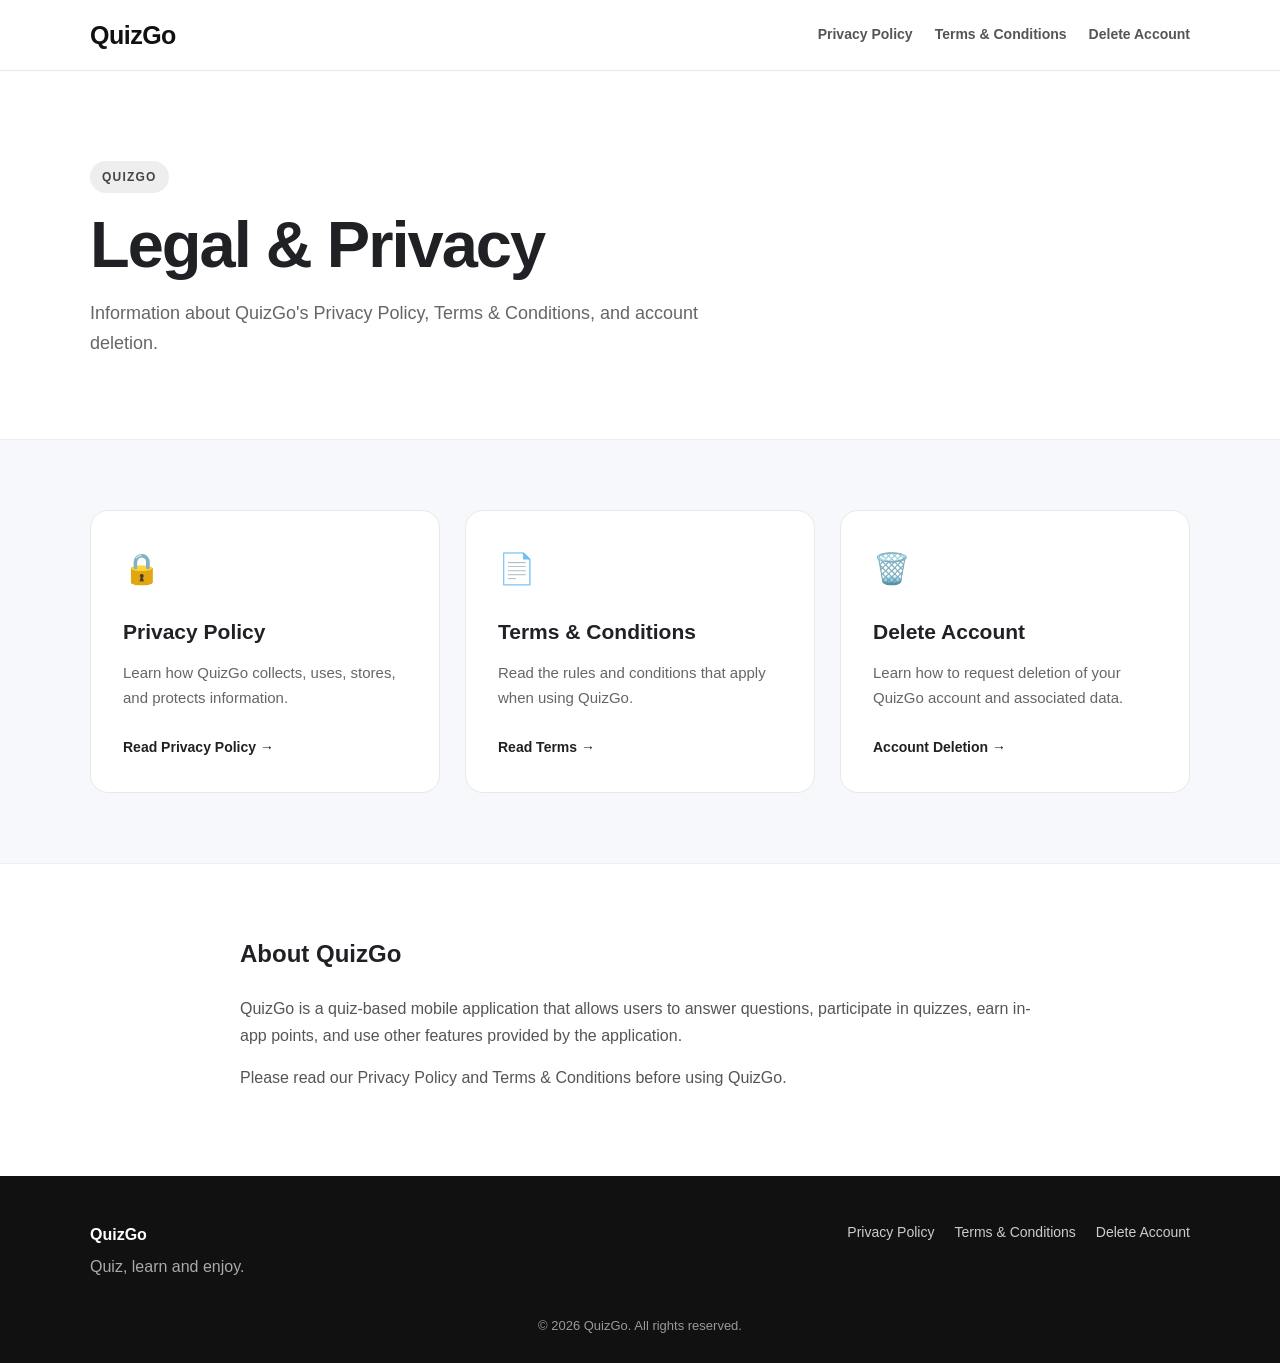
<file: index.html>
<!DOCTYPE html>
<html lang="en">
<head>
    <meta charset="UTF-8">
    <meta name="viewport" content="width=device-width, initial-scale=1.0">

    <title>QuizGo - Legal</title>

    <meta name="description"
          content="QuizGo Privacy Policy, Terms and Conditions, and Account Deletion information.">

    <link rel="stylesheet" href="style.css">
</head>

<body>

<header class="site-header">
    <div class="container header-inner">
        <a href="index.html" class="logo">QuizGo</a>

        <nav>
            <a href="privacy-policy.html">Privacy Policy</a>
            <a href="terms-and-conditions.html">Terms & Conditions</a>
            <a href="delete-account.html">Delete Account</a>
        </nav>
    </div>
</header>


<main>

<section class="hero">
    <div class="container">

        <div class="badge">QUIZGO</div>

        <h1>Legal & Privacy</h1>

        <p>
            Information about QuizGo's Privacy Policy,
            Terms & Conditions, and account deletion.
        </p>

    </div>
</section>


<section class="cards-section">

    <div class="container">

        <div class="cards">

            <a href="privacy-policy.html" class="card">

                <div class="card-icon">
                    🔒
                </div>

                <h2>Privacy Policy</h2>

                <p>
                    Learn how QuizGo collects, uses, stores,
                    and protects information.
                </p>

                <span class="card-link">
                    Read Privacy Policy →
                </span>

            </a>


            <a href="terms-and-conditions.html" class="card">

                <div class="card-icon">
                    📄
                </div>

                <h2>Terms & Conditions</h2>

                <p>
                    Read the rules and conditions that apply
                    when using QuizGo.
                </p>

                <span class="card-link">
                    Read Terms →
                </span>

            </a>


            <a href="delete-account.html" class="card">

                <div class="card-icon">
                    🗑️
                </div>

                <h2>Delete Account</h2>

                <p>
                    Learn how to request deletion of your
                    QuizGo account and associated data.
                </p>

                <span class="card-link">
                    Account Deletion →
                </span>

            </a>

        </div>

    </div>
</section>


<section class="about">

    <div class="container narrow">

        <h2>About QuizGo</h2>

        <p>
            QuizGo is a quiz-based mobile application that
            allows users to answer questions, participate in
            quizzes, earn in-app points, and use other features
            provided by the application.
        </p>

        <p>
            Please read our Privacy Policy and Terms &
            Conditions before using QuizGo.
        </p>

    </div>

</section>

</main>


<footer>

    <div class="container footer-inner">

        <div>
            <strong>QuizGo</strong>
            <p>Quiz, learn and enjoy.</p>
        </div>

        <div class="footer-links">

            <a href="privacy-policy.html">
                Privacy Policy
            </a>

            <a href="terms-and-conditions.html">
                Terms & Conditions
            </a>

            <a href="delete-account.html">
                Delete Account
            </a>

        </div>

    </div>

    <div class="copyright">
        © 2026 QuizGo. All rights reserved.
    </div>

</footer>

</body>
</html>
</file>
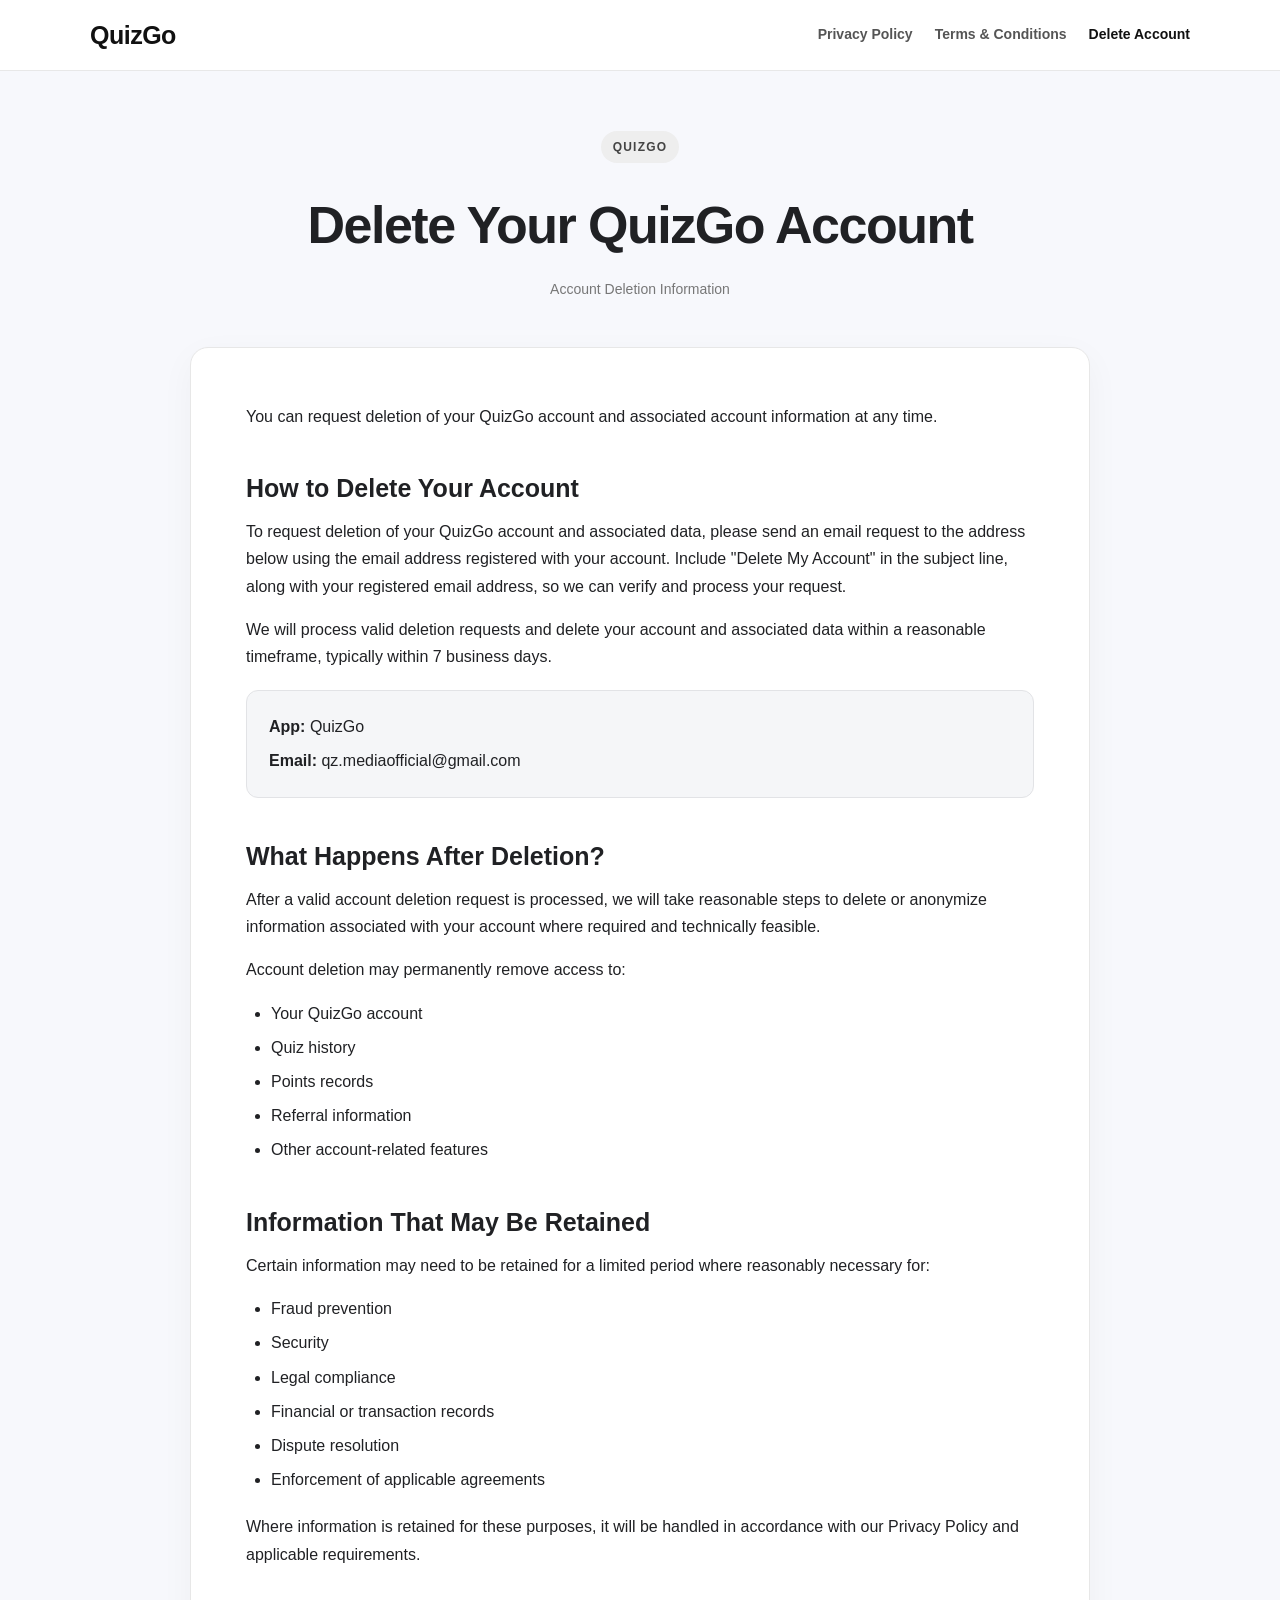
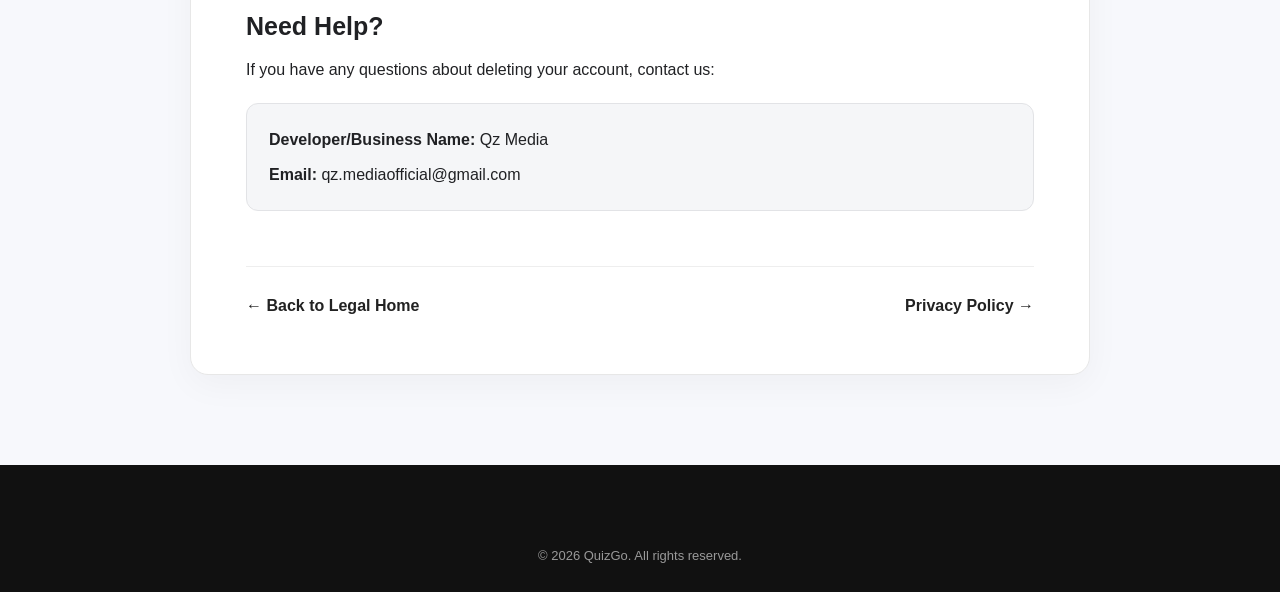
<file: delete-account.html>
<!DOCTYPE html>
<html lang="en">
<head>

    <meta charset="UTF-8">

    <meta name="viewport"
          content="width=device-width, initial-scale=1.0">

    <title>Delete Account - QuizGo</title>

    <meta name="description"
          content="QuizGo Account Deletion">

    <link rel="stylesheet" href="style.css">

</head>


<body>

<header class="site-header">

    <div class="container header-inner">

        <a href="index.html" class="logo">
            QuizGo
        </a>

        <nav>

            <a href="privacy-policy.html">
                Privacy Policy
            </a>

            <a href="terms-and-conditions.html">
                Terms & Conditions
            </a>

            <a href="delete-account.html" class="active">
                Delete Account
            </a>

        </nav>

    </div>

</header>


<main class="legal-page">

<div class="container legal-container">

    <div class="legal-header">

        <span class="badge">
            QUIZGO
        </span>

        <h1>Delete Your QuizGo Account</h1>

        <p class="updated">
            Account Deletion Information
        </p>

    </div>


    <div class="legal-content">


        <p>
            You can request deletion of your QuizGo account
            and associated account information at any time.
        </p>


        <h2>How to Delete Your Account</h2>

        <p>
            To request deletion of your QuizGo account and
            associated data, please send an email request to
            the address below using the email address
            registered with your account. Include "Delete My
            Account" in the subject line, along with your
            registered email address, so we can verify and
            process your request.
        </p>

        <p>
            We will process valid deletion requests and delete
            your account and associated data within a
            reasonable timeframe, typically within 7 business
            days.
        </p>


        <div class="contact-box">

            <p>
                <strong>App:</strong> QuizGo
            </p>

            <p>
                <strong>Email:</strong>
                qz.mediaofficial@gmail.com
            </p>

        </div>


        <h2>What Happens After Deletion?</h2>

        <p>
            After a valid account deletion request is processed,
            we will take reasonable steps to delete or anonymize
            information associated with your account where
            required and technically feasible.
        </p>

        <p>
            Account deletion may permanently remove access to:
        </p>

        <ul>
            <li>Your QuizGo account</li>
            <li>Quiz history</li>
            <li>Points records</li>
            <li>Referral information</li>
            <li>Other account-related features</li>
        </ul>


        <h2>Information That May Be Retained</h2>

        <p>
            Certain information may need to be retained for
            a limited period where reasonably necessary for:
        </p>

        <ul>
            <li>Fraud prevention</li>
            <li>Security</li>
            <li>Legal compliance</li>
            <li>Financial or transaction records</li>
            <li>Dispute resolution</li>
            <li>Enforcement of applicable agreements</li>
        </ul>

        <p>
            Where information is retained for these purposes,
            it will be handled in accordance with our
            Privacy Policy and applicable requirements.
        </p>


        <h2>Need Help?</h2>

        <p>
            If you have any questions about deleting your
            account, contact us:
        </p>

        <div class="contact-box">

            <p>
                <strong>Developer/Business Name:</strong>
                Qz Media
            </p>

            <p>
                <strong>Email:</strong>
                qz.mediaofficial@gmail.com
            </p>

        </div>


        <div class="page-navigation">

            <a href="index.html">
                ← Back to Legal Home
            </a>

            <a href="privacy-policy.html">
                Privacy Policy →
            </a>

        </div>

    </div>

</div>

</main>


<footer>

    <div class="copyright">
        © 2026 QuizGo. All rights reserved.
    </div>

</footer>

</body>
</html>
</file>
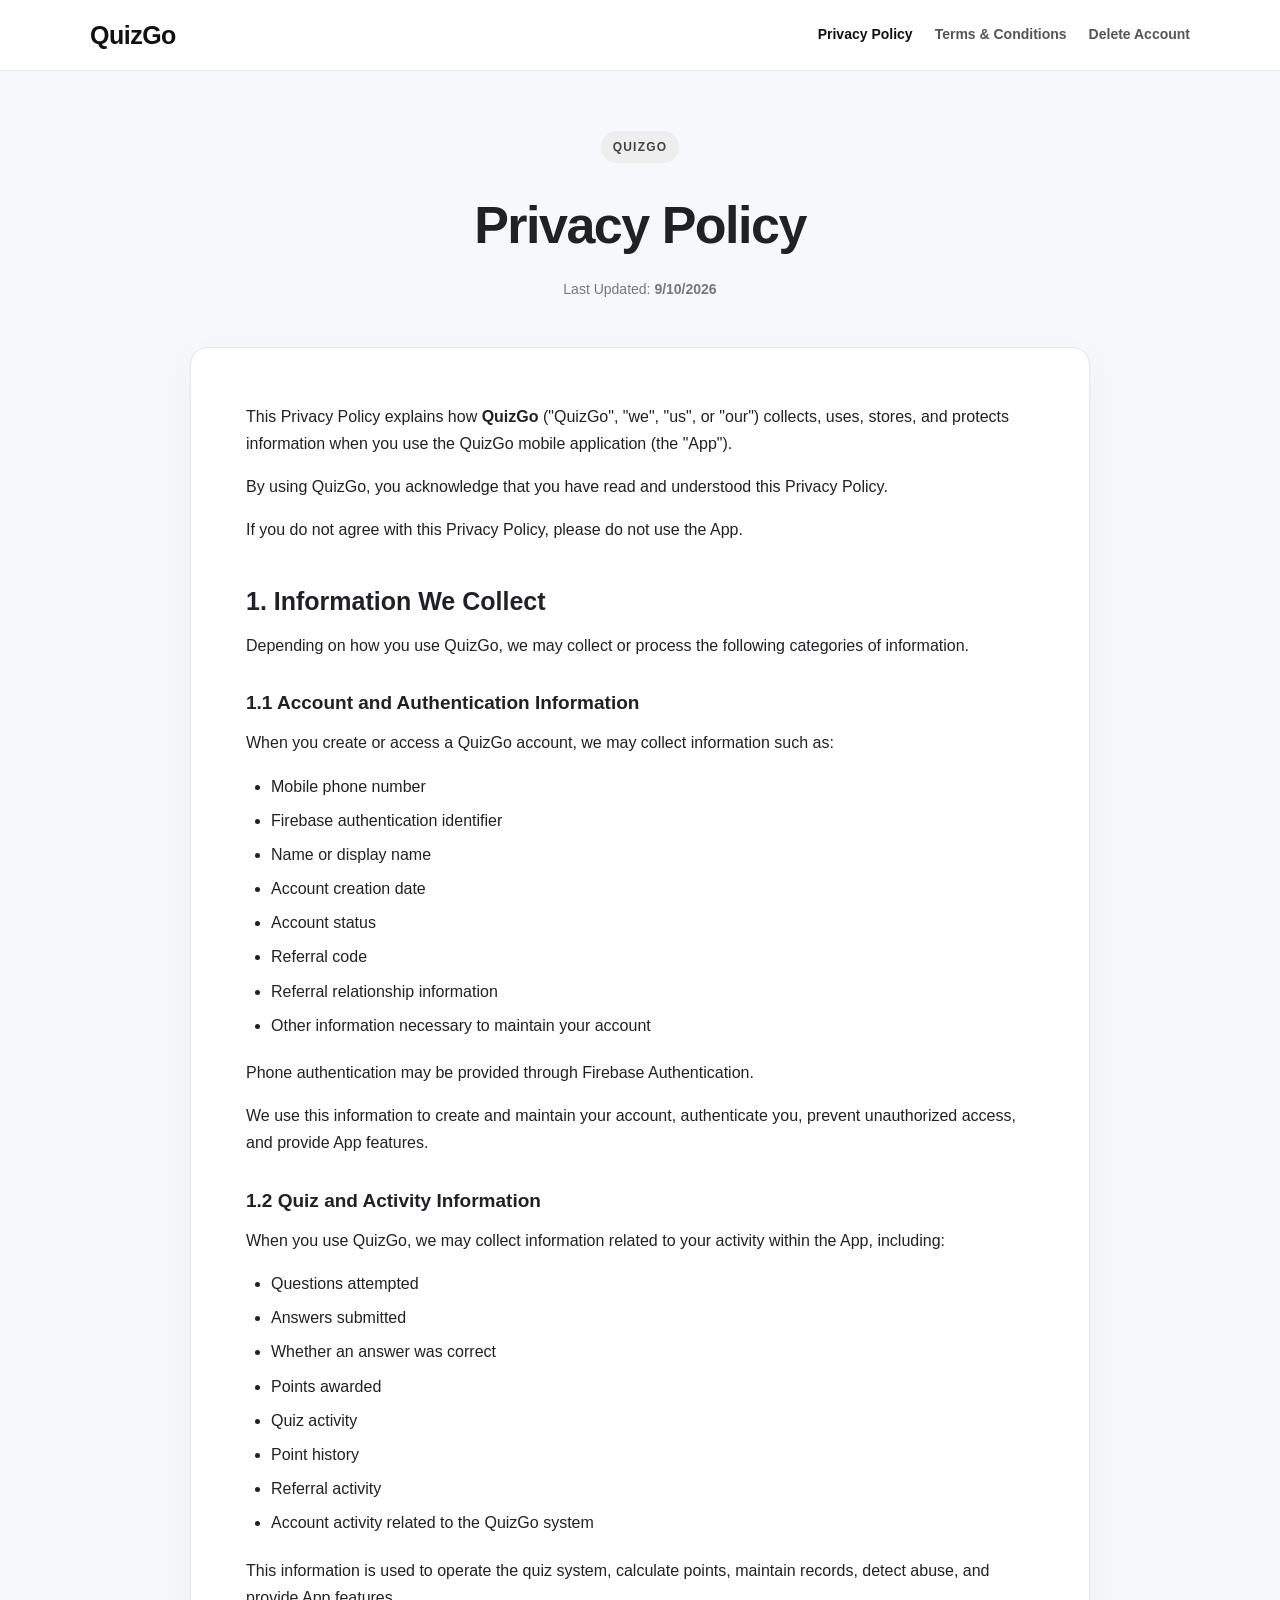
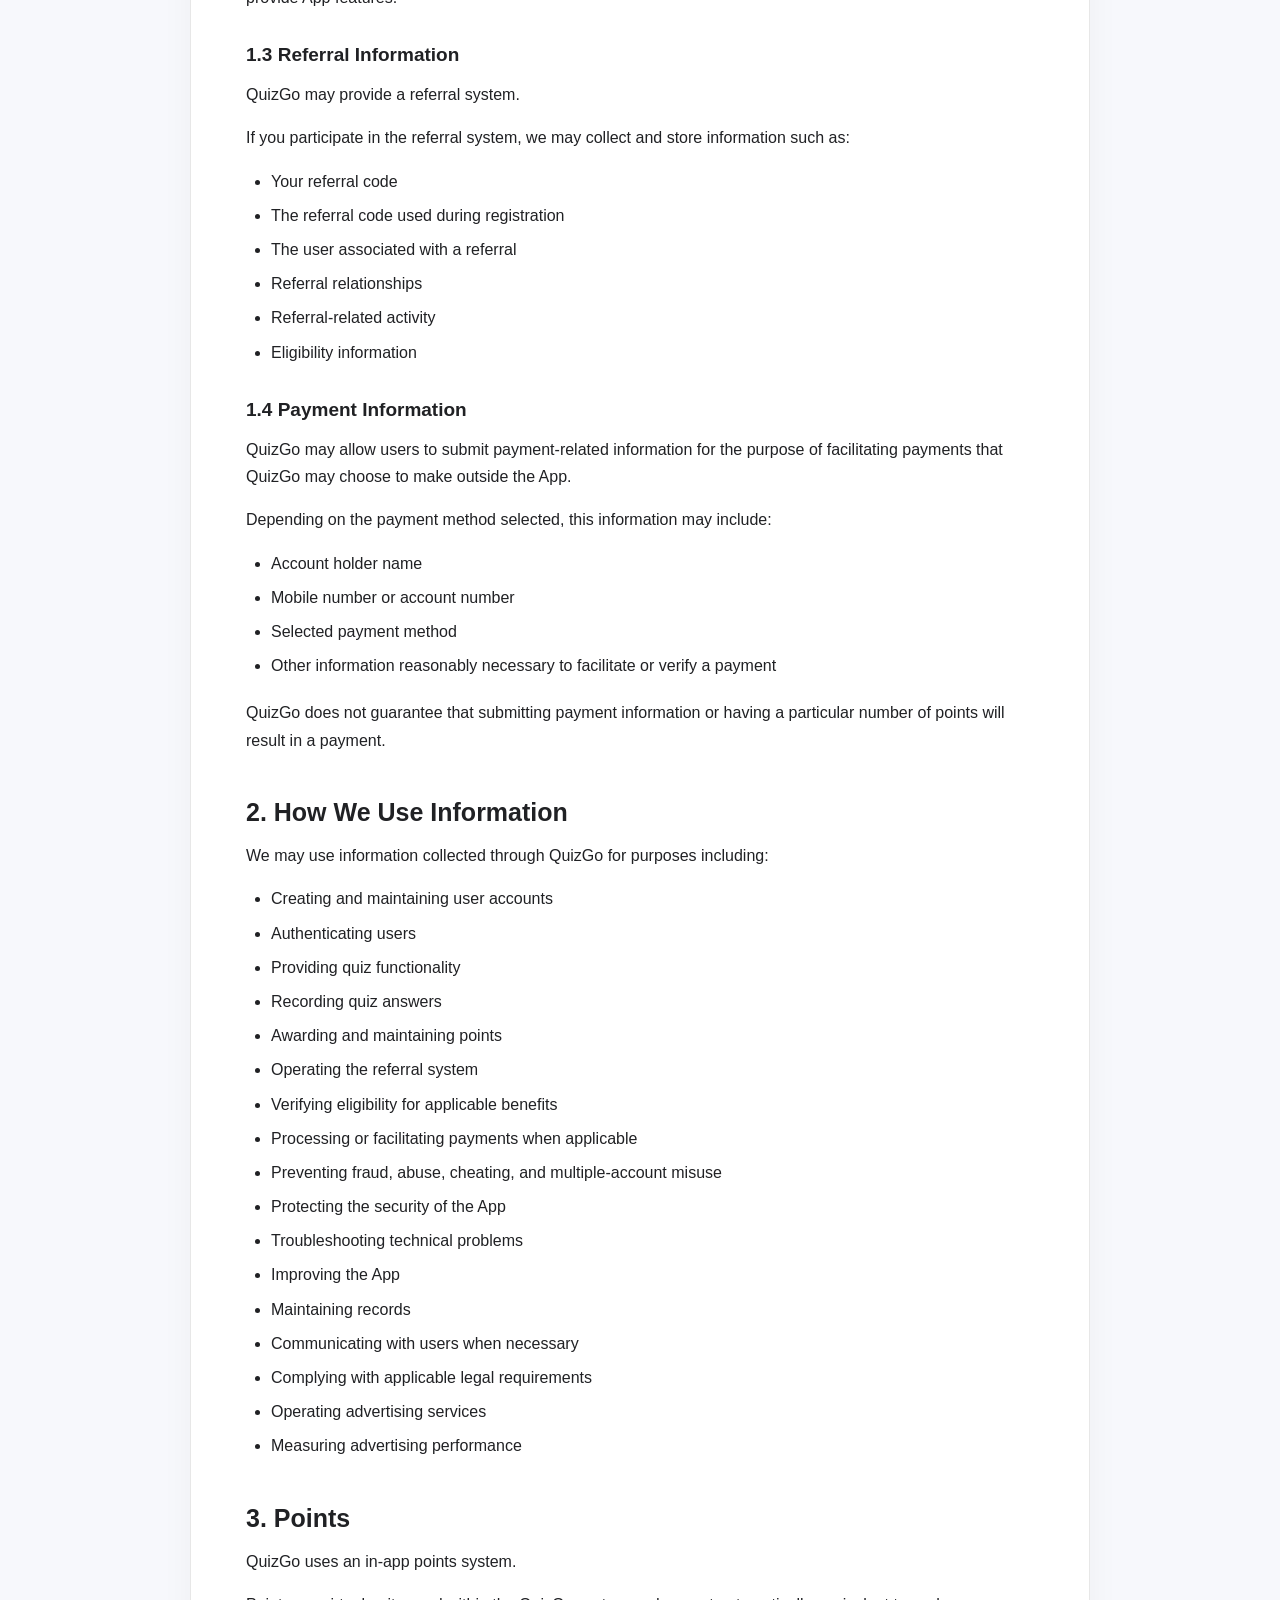
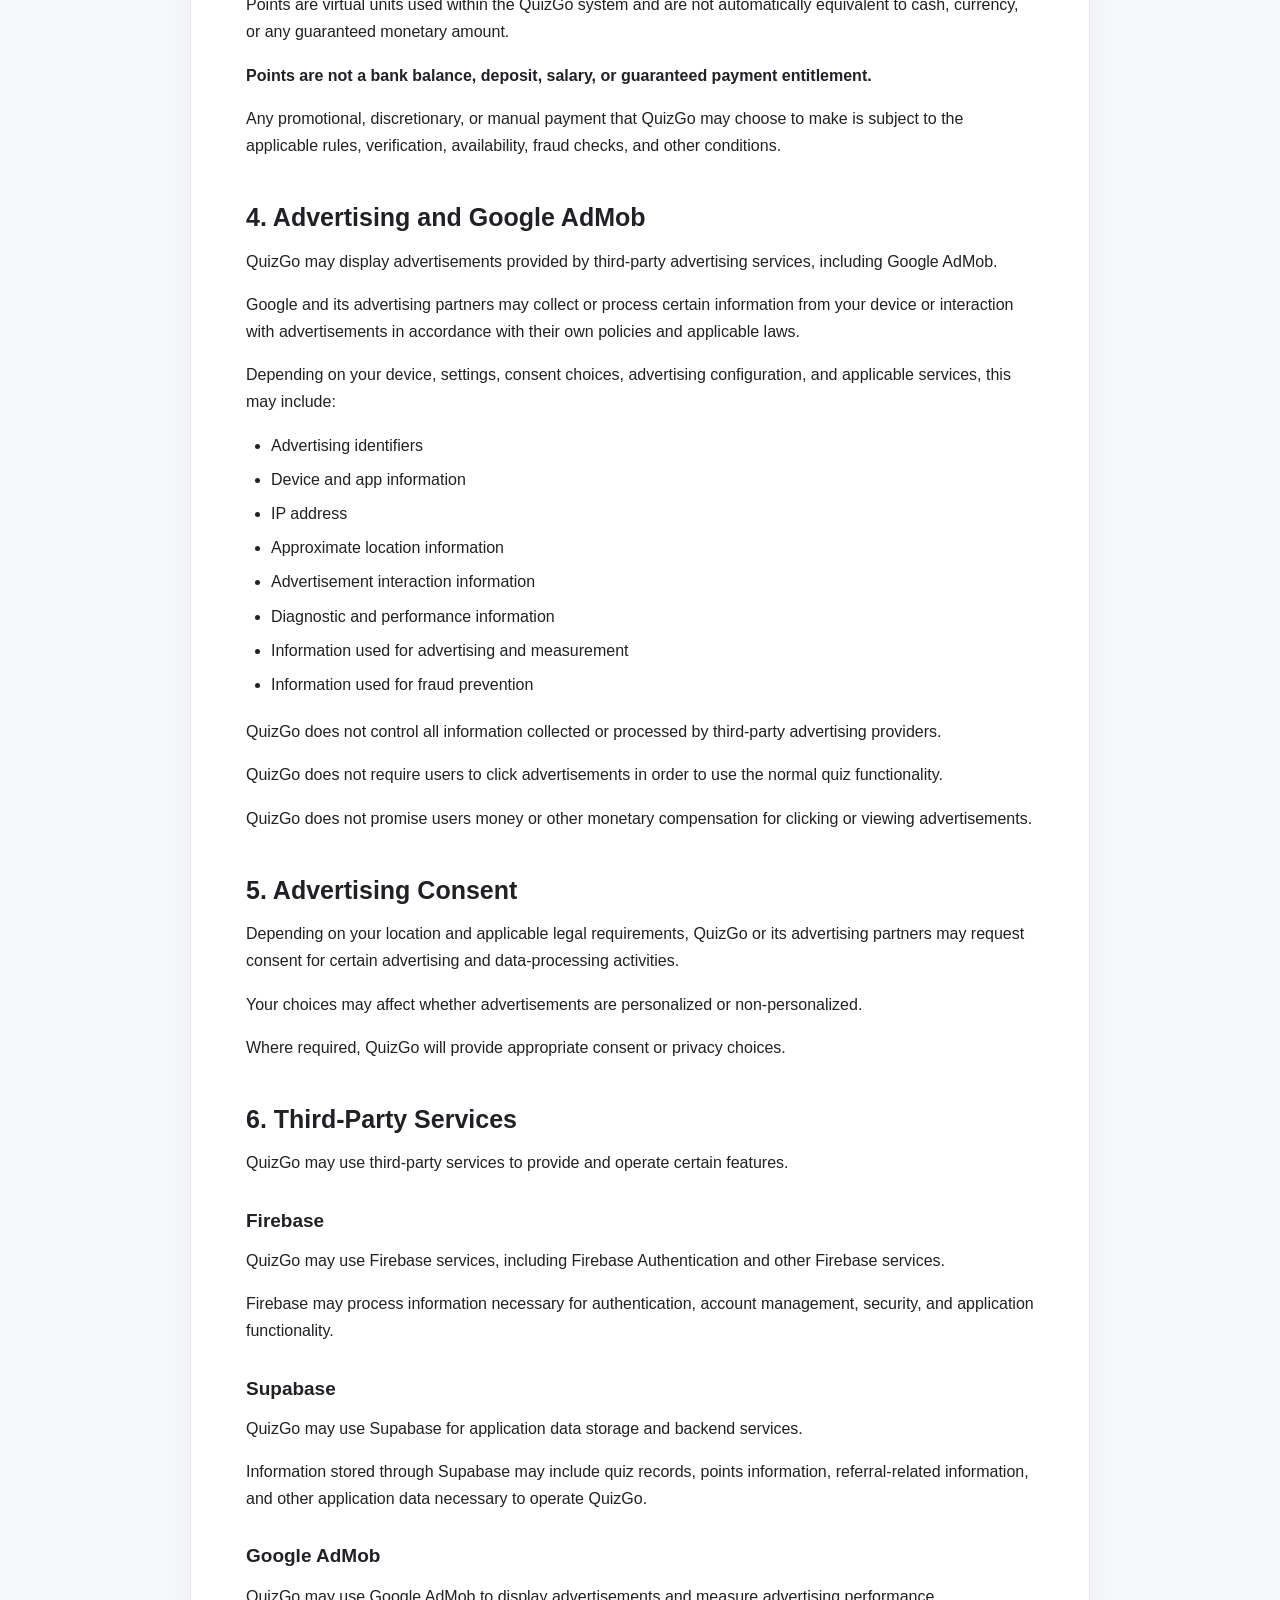
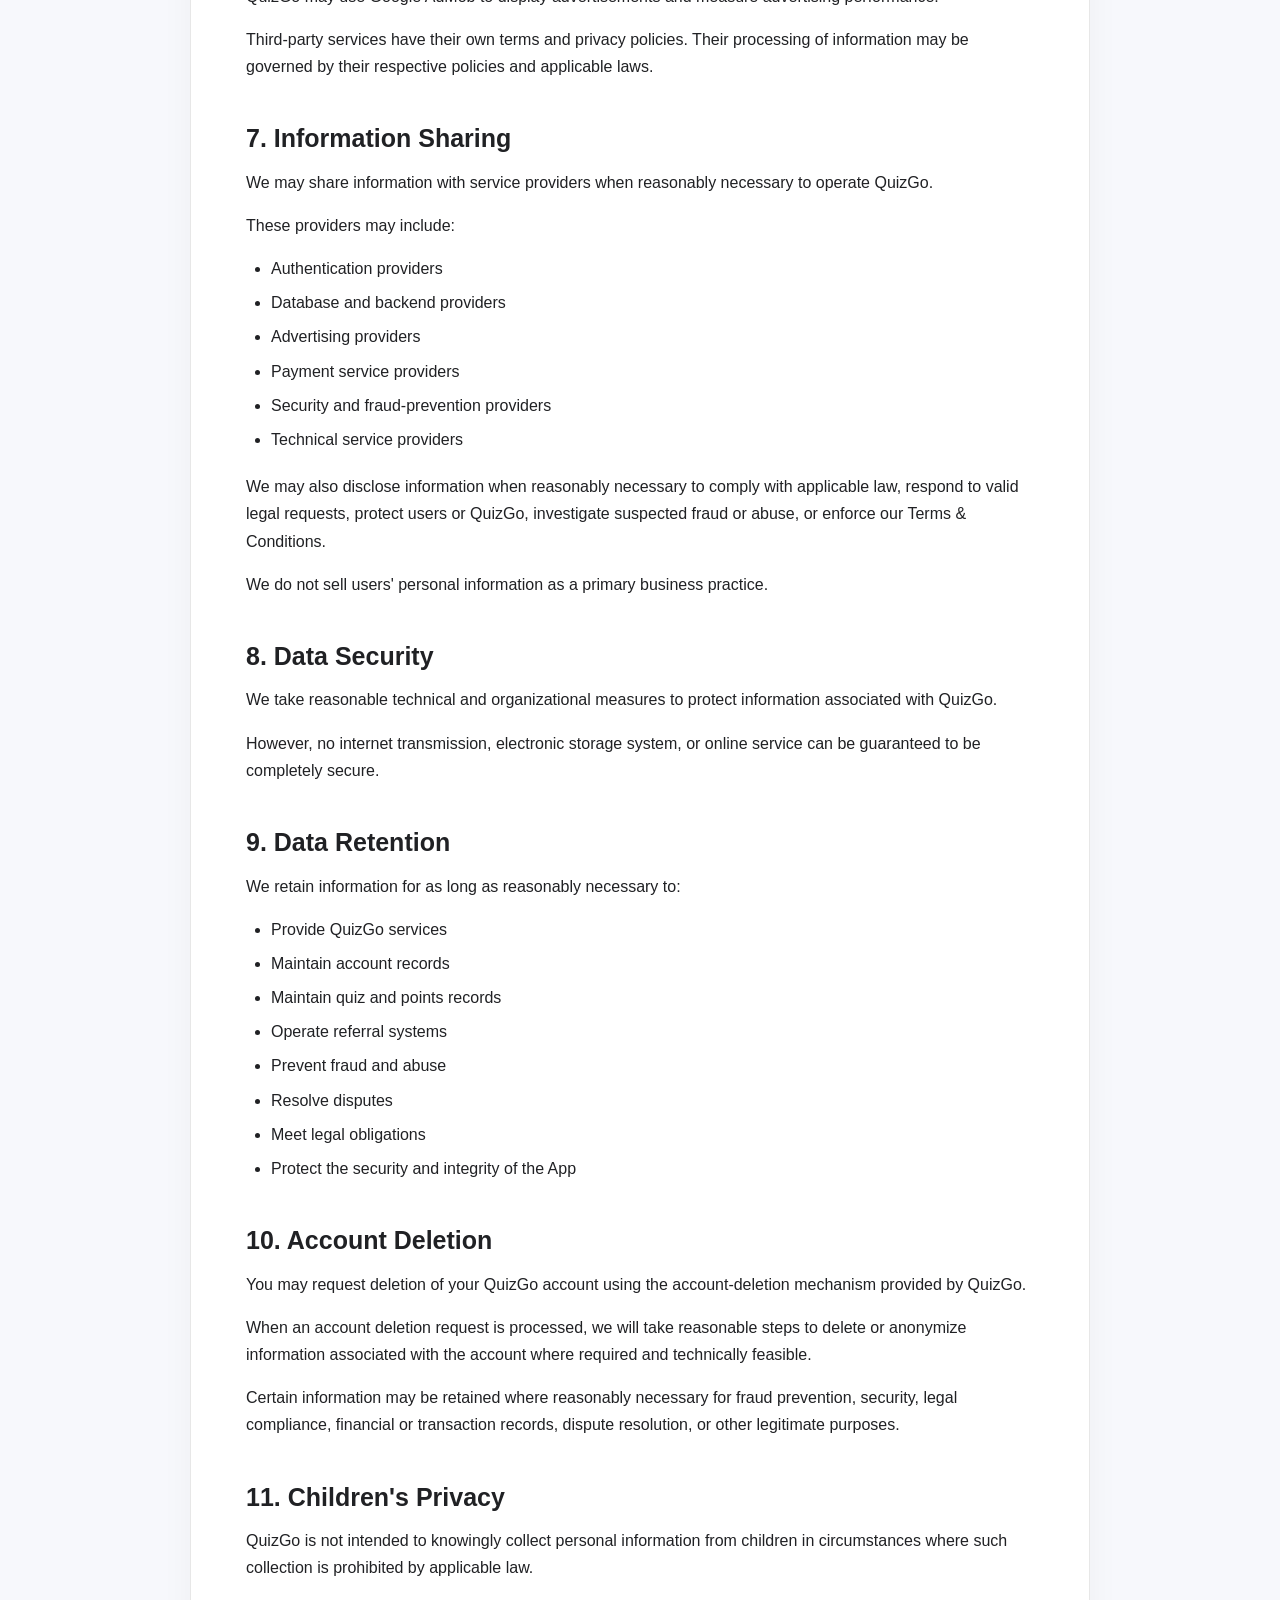
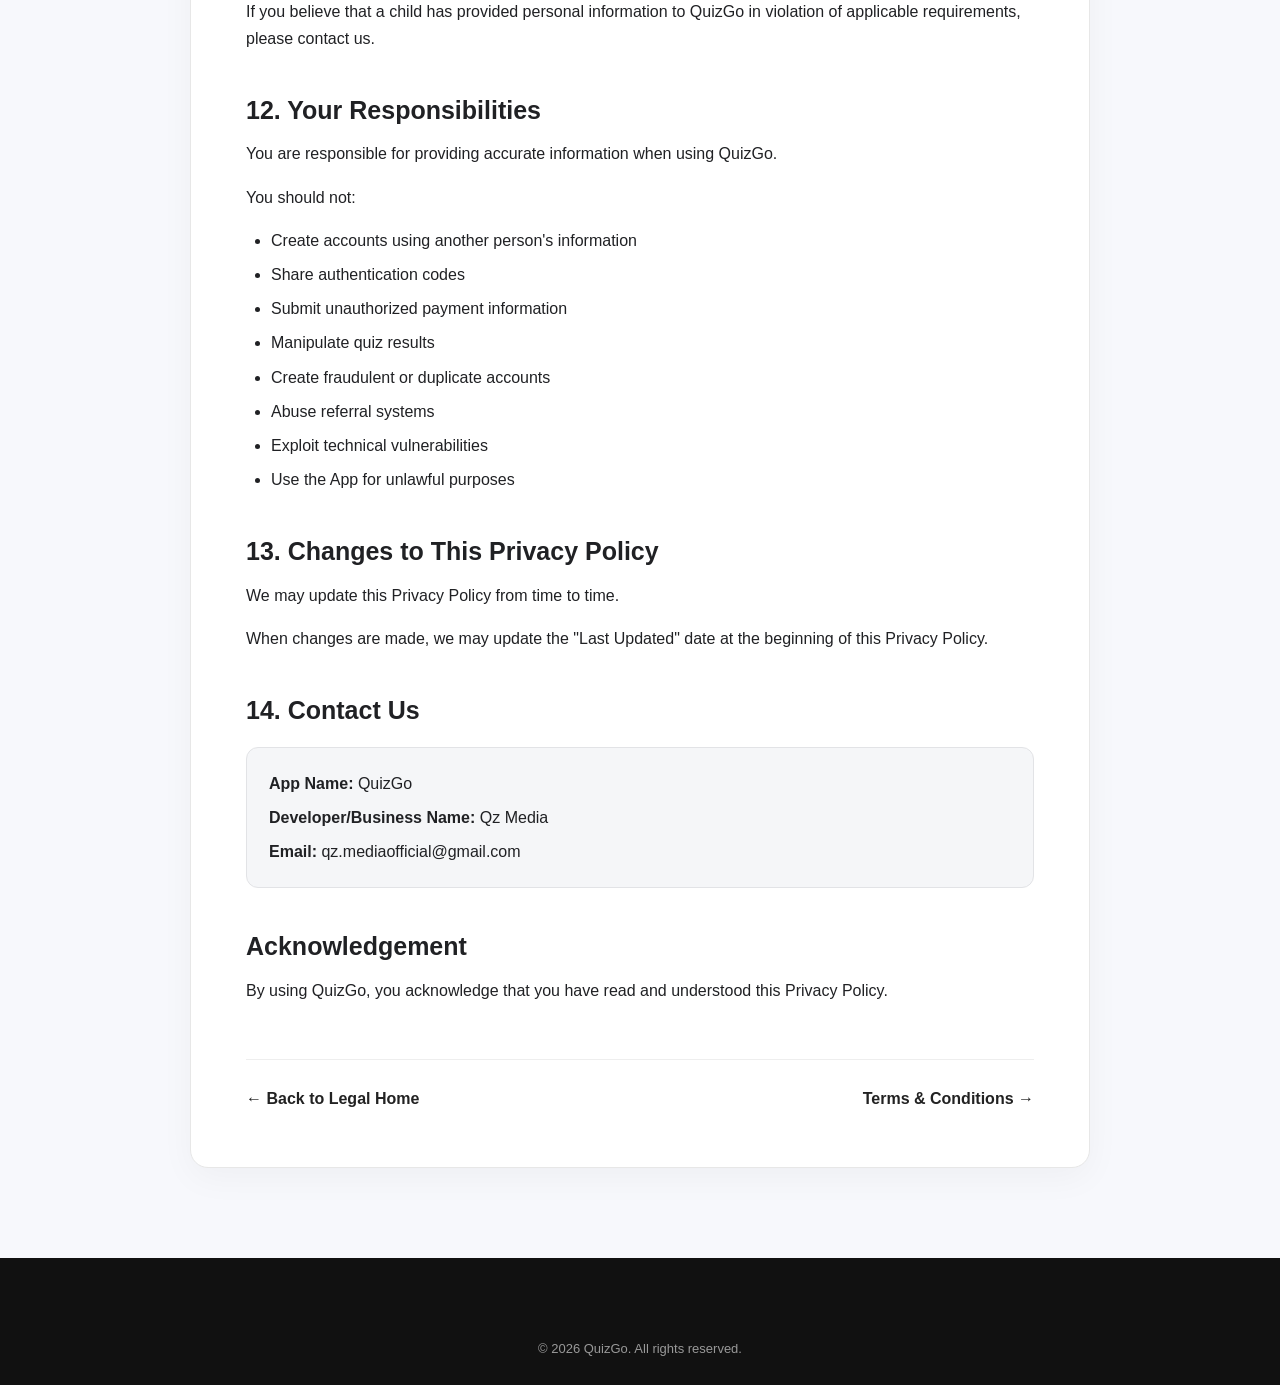
<file: privacy-policy.html>
<!DOCTYPE html>
<html lang="en">
<head>

    <meta charset="UTF-8">

    <meta name="viewport"
          content="width=device-width, initial-scale=1.0">

    <title>Privacy Policy - QuizGo</title>

    <meta name="description"
          content="QuizGo Privacy Policy">

    <link rel="stylesheet" href="style.css">

</head>


<body>

<header class="site-header">

    <div class="container header-inner">

        <a href="index.html" class="logo">
            QuizGo
        </a>

        <nav>

            <a href="privacy-policy.html" class="active">
                Privacy Policy
            </a>

            <a href="terms-and-conditions.html">
                Terms & Conditions
            </a>

            <a href="delete-account.html">
                Delete Account
            </a>

        </nav>

    </div>

</header>


<main class="legal-page">

<div class="container legal-container">

    <div class="legal-header">

        <span class="badge">
            QUIZGO
        </span>

        <h1>Privacy Policy</h1>

        <p class="updated">
            Last Updated:
            <strong>9/10/2026</strong>
        </p>

    </div>


    <div class="legal-content">

        <p>
            This Privacy Policy explains how
            <strong>QuizGo</strong> ("QuizGo", "we", "us",
            or "our") collects, uses, stores, and protects
            information when you use the QuizGo mobile
            application (the "App").
        </p>

        <p>
            By using QuizGo, you acknowledge that you have
            read and understood this Privacy Policy.
        </p>

        <p>
            If you do not agree with this Privacy Policy,
            please do not use the App.
        </p>


        <h2>1. Information We Collect</h2>

        <p>
            Depending on how you use QuizGo, we may collect
            or process the following categories of information.
        </p>


        <h3>1.1 Account and Authentication Information</h3>

        <p>
            When you create or access a QuizGo account, we may
            collect information such as:
        </p>

        <ul>
            <li>Mobile phone number</li>
            <li>Firebase authentication identifier</li>
            <li>Name or display name</li>
            <li>Account creation date</li>
            <li>Account status</li>
            <li>Referral code</li>
            <li>Referral relationship information</li>
            <li>Other information necessary to maintain your account</li>
        </ul>

        <p>
            Phone authentication may be provided through
            Firebase Authentication.
        </p>

        <p>
            We use this information to create and maintain
            your account, authenticate you, prevent
            unauthorized access, and provide App features.
        </p>


        <h3>1.2 Quiz and Activity Information</h3>

        <p>
            When you use QuizGo, we may collect information
            related to your activity within the App, including:
        </p>

        <ul>
            <li>Questions attempted</li>
            <li>Answers submitted</li>
            <li>Whether an answer was correct</li>
            <li>Points awarded</li>
            <li>Quiz activity</li>
            <li>Point history</li>
            <li>Referral activity</li>
            <li>Account activity related to the QuizGo system</li>
        </ul>

        <p>
            This information is used to operate the quiz system,
            calculate points, maintain records, detect abuse,
            and provide App features.
        </p>


        <h3>1.3 Referral Information</h3>

        <p>
            QuizGo may provide a referral system.
        </p>

        <p>
            If you participate in the referral system, we may
            collect and store information such as:
        </p>

        <ul>
            <li>Your referral code</li>
            <li>The referral code used during registration</li>
            <li>The user associated with a referral</li>
            <li>Referral relationships</li>
            <li>Referral-related activity</li>
            <li>Eligibility information</li>
        </ul>


        <h3>1.4 Payment Information</h3>

        <p>
            QuizGo may allow users to submit payment-related
            information for the purpose of facilitating payments
            that QuizGo may choose to make outside the App.
        </p>

        <p>
            Depending on the payment method selected, this
            information may include:
        </p>

        <ul>
            <li>Account holder name</li>
            <li>Mobile number or account number</li>
            <li>Selected payment method</li>
            <li>Other information reasonably necessary to facilitate or verify a payment</li>
        </ul>

        <p>
            QuizGo does not guarantee that submitting payment
            information or having a particular number of points
            will result in a payment.
        </p>


        <h2>2. How We Use Information</h2>

        <p>
            We may use information collected through QuizGo
            for purposes including:
        </p>

        <ul>
            <li>Creating and maintaining user accounts</li>
            <li>Authenticating users</li>
            <li>Providing quiz functionality</li>
            <li>Recording quiz answers</li>
            <li>Awarding and maintaining points</li>
            <li>Operating the referral system</li>
            <li>Verifying eligibility for applicable benefits</li>
            <li>Processing or facilitating payments when applicable</li>
            <li>Preventing fraud, abuse, cheating, and multiple-account misuse</li>
            <li>Protecting the security of the App</li>
            <li>Troubleshooting technical problems</li>
            <li>Improving the App</li>
            <li>Maintaining records</li>
            <li>Communicating with users when necessary</li>
            <li>Complying with applicable legal requirements</li>
            <li>Operating advertising services</li>
            <li>Measuring advertising performance</li>
        </ul>


        <h2>3. Points</h2>

        <p>
            QuizGo uses an in-app points system.
        </p>

        <p>
            Points are virtual units used within the QuizGo
            system and are not automatically equivalent to cash,
            currency, or any guaranteed monetary amount.
        </p>

        <p>
            <strong>
                Points are not a bank balance, deposit, salary,
                or guaranteed payment entitlement.
            </strong>
        </p>

        <p>
            Any promotional, discretionary, or manual payment
            that QuizGo may choose to make is subject to the
            applicable rules, verification, availability,
            fraud checks, and other conditions.
        </p>


        <h2>4. Advertising and Google AdMob</h2>

        <p>
            QuizGo may display advertisements provided by
            third-party advertising services, including
            Google AdMob.
        </p>

        <p>
            Google and its advertising partners may collect
            or process certain information from your device
            or interaction with advertisements in accordance
            with their own policies and applicable laws.
        </p>

        <p>
            Depending on your device, settings, consent choices,
            advertising configuration, and applicable services,
            this may include:
        </p>

        <ul>
            <li>Advertising identifiers</li>
            <li>Device and app information</li>
            <li>IP address</li>
            <li>Approximate location information</li>
            <li>Advertisement interaction information</li>
            <li>Diagnostic and performance information</li>
            <li>Information used for advertising and measurement</li>
            <li>Information used for fraud prevention</li>
        </ul>

        <p>
            QuizGo does not control all information collected
            or processed by third-party advertising providers.
        </p>

        <p>
            QuizGo does not require users to click advertisements
            in order to use the normal quiz functionality.
        </p>

        <p>
            QuizGo does not promise users money or other monetary
            compensation for clicking or viewing advertisements.
        </p>


        <h2>5. Advertising Consent</h2>

        <p>
            Depending on your location and applicable legal
            requirements, QuizGo or its advertising partners
            may request consent for certain advertising and
            data-processing activities.
        </p>

        <p>
            Your choices may affect whether advertisements are
            personalized or non-personalized.
        </p>

        <p>
            Where required, QuizGo will provide appropriate
            consent or privacy choices.
        </p>


        <h2>6. Third-Party Services</h2>

        <p>
            QuizGo may use third-party services to provide
            and operate certain features.
        </p>


        <h3>Firebase</h3>

        <p>
            QuizGo may use Firebase services, including
            Firebase Authentication and other Firebase services.
        </p>

        <p>
            Firebase may process information necessary for
            authentication, account management, security,
            and application functionality.
        </p>


        <h3>Supabase</h3>

        <p>
            QuizGo may use Supabase for application data storage
            and backend services.
        </p>

        <p>
            Information stored through Supabase may include
            quiz records, points information, referral-related
            information, and other application data necessary
            to operate QuizGo.
        </p>


        <h3>Google AdMob</h3>

        <p>
            QuizGo may use Google AdMob to display advertisements
            and measure advertising performance.
        </p>

        <p>
            Third-party services have their own terms and
            privacy policies. Their processing of information
            may be governed by their respective policies and
            applicable laws.
        </p>


        <h2>7. Information Sharing</h2>

        <p>
            We may share information with service providers
            when reasonably necessary to operate QuizGo.
        </p>

        <p>These providers may include:</p>

        <ul>
            <li>Authentication providers</li>
            <li>Database and backend providers</li>
            <li>Advertising providers</li>
            <li>Payment service providers</li>
            <li>Security and fraud-prevention providers</li>
            <li>Technical service providers</li>
        </ul>

        <p>
            We may also disclose information when reasonably
            necessary to comply with applicable law, respond
            to valid legal requests, protect users or QuizGo,
            investigate suspected fraud or abuse, or enforce
            our Terms & Conditions.
        </p>

        <p>
            We do not sell users' personal information as a
            primary business practice.
        </p>


        <h2>8. Data Security</h2>

        <p>
            We take reasonable technical and organizational
            measures to protect information associated with
            QuizGo.
        </p>

        <p>
            However, no internet transmission, electronic
            storage system, or online service can be guaranteed
            to be completely secure.
        </p>


        <h2>9. Data Retention</h2>

        <p>
            We retain information for as long as reasonably
            necessary to:
        </p>

        <ul>
            <li>Provide QuizGo services</li>
            <li>Maintain account records</li>
            <li>Maintain quiz and points records</li>
            <li>Operate referral systems</li>
            <li>Prevent fraud and abuse</li>
            <li>Resolve disputes</li>
            <li>Meet legal obligations</li>
            <li>Protect the security and integrity of the App</li>
        </ul>


        <h2>10. Account Deletion</h2>

        <p>
            You may request deletion of your QuizGo account
            using the account-deletion mechanism provided
            by QuizGo.
        </p>

        <p>
            When an account deletion request is processed,
            we will take reasonable steps to delete or
            anonymize information associated with the account
            where required and technically feasible.
        </p>

        <p>
            Certain information may be retained where reasonably
            necessary for fraud prevention, security, legal
            compliance, financial or transaction records,
            dispute resolution, or other legitimate purposes.
        </p>


        <h2>11. Children's Privacy</h2>

        <p>
            QuizGo is not intended to knowingly collect
            personal information from children in circumstances
            where such collection is prohibited by applicable law.
        </p>

        <p>
            If you believe that a child has provided personal
            information to QuizGo in violation of applicable
            requirements, please contact us.
        </p>


        <h2>12. Your Responsibilities</h2>

        <p>
            You are responsible for providing accurate
            information when using QuizGo.
        </p>

        <p>You should not:</p>

        <ul>
            <li>Create accounts using another person's information</li>
            <li>Share authentication codes</li>
            <li>Submit unauthorized payment information</li>
            <li>Manipulate quiz results</li>
            <li>Create fraudulent or duplicate accounts</li>
            <li>Abuse referral systems</li>
            <li>Exploit technical vulnerabilities</li>
            <li>Use the App for unlawful purposes</li>
        </ul>


        <h2>13. Changes to This Privacy Policy</h2>

        <p>
            We may update this Privacy Policy from time to time.
        </p>

        <p>
            When changes are made, we may update the
            "Last Updated" date at the beginning of this
            Privacy Policy.
        </p>


        <h2>14. Contact Us</h2>

        <div class="contact-box">

            <p>
                <strong>App Name:</strong> QuizGo
            </p>

            <p>
                <strong>Developer/Business Name:</strong>
                Qz Media
            </p>

            <p>
                <strong>Email:</strong>
                qz.mediaofficial@gmail.com
            </p>

        </div>


        <h2>Acknowledgement</h2>

        <p>
            By using QuizGo, you acknowledge that you have
            read and understood this Privacy Policy.
        </p>


        <div class="page-navigation">

            <a href="index.html">
                ← Back to Legal Home
            </a>

            <a href="terms-and-conditions.html">
                Terms & Conditions →
            </a>

        </div>

    </div>

</div>

</main>


<footer>

    <div class="copyright">
        © 2026 QuizGo. All rights reserved.
    </div>

</footer>

</body>
</html>
</file>
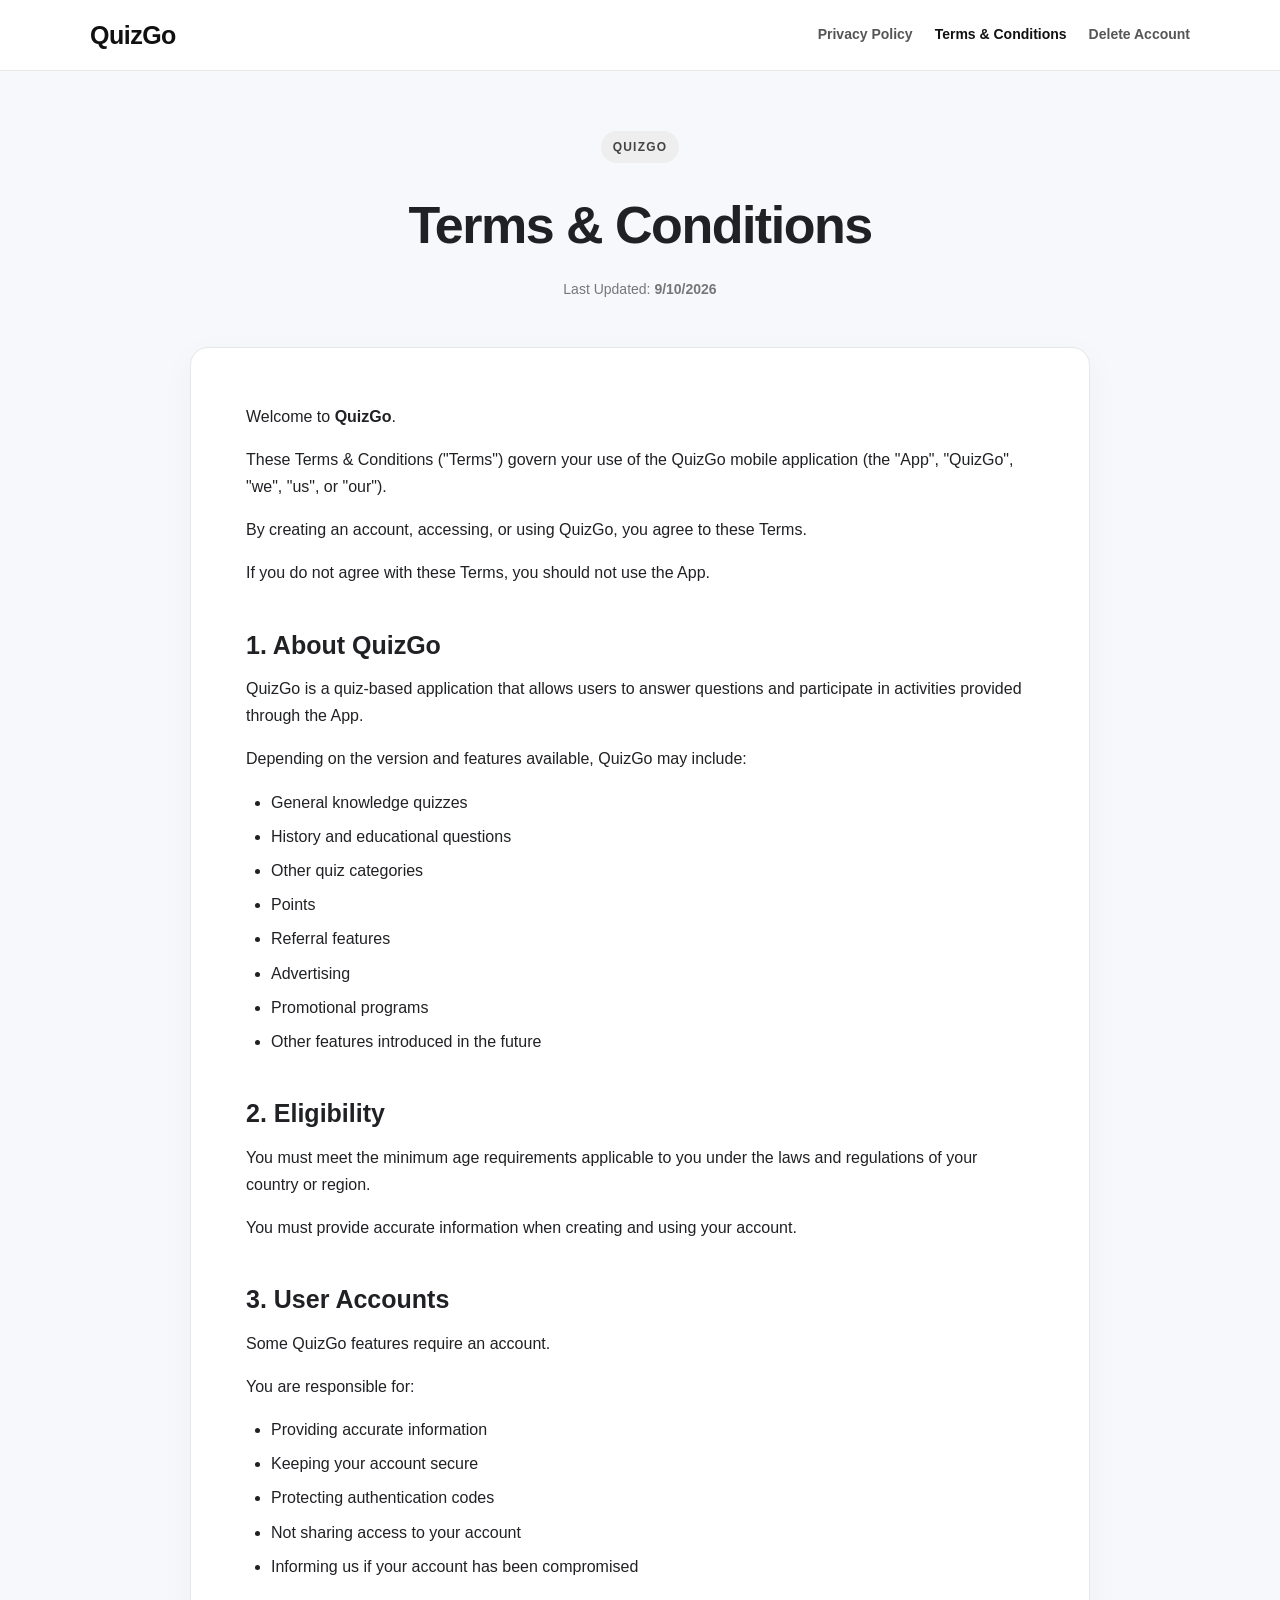
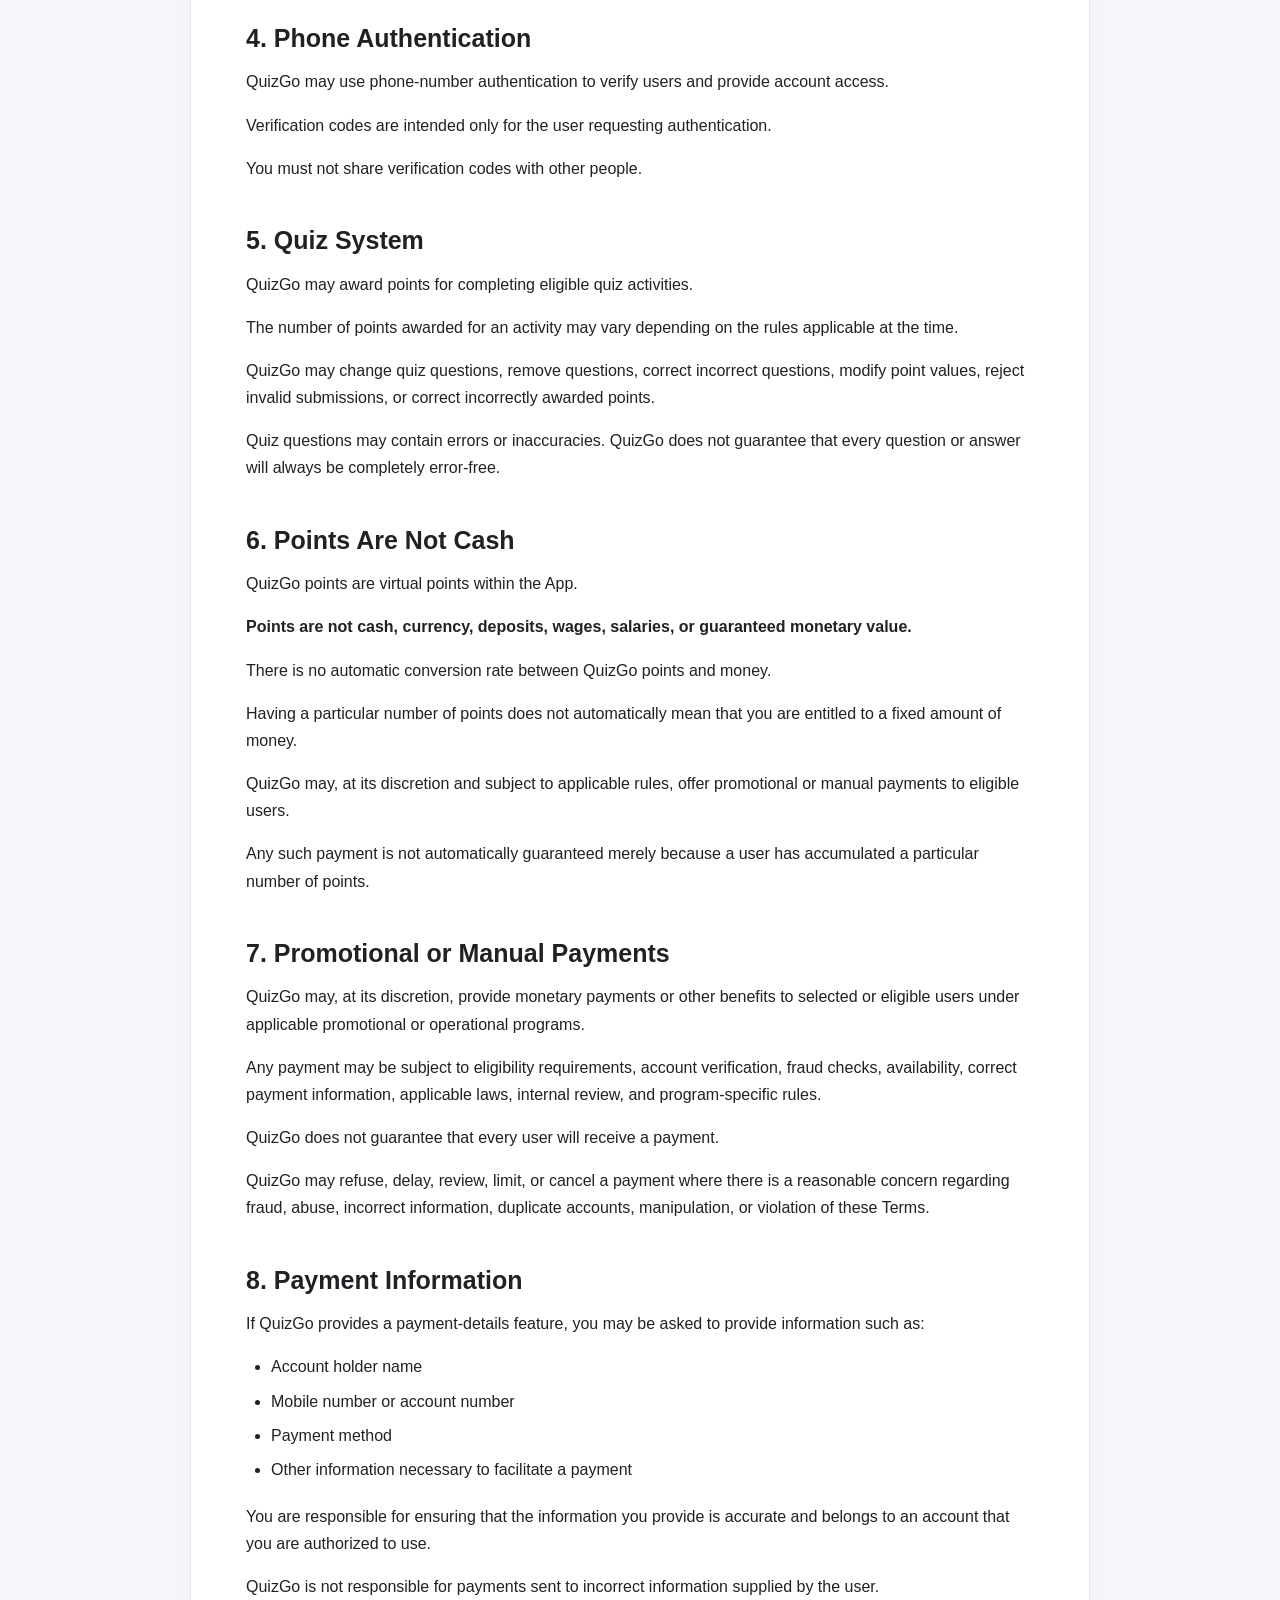
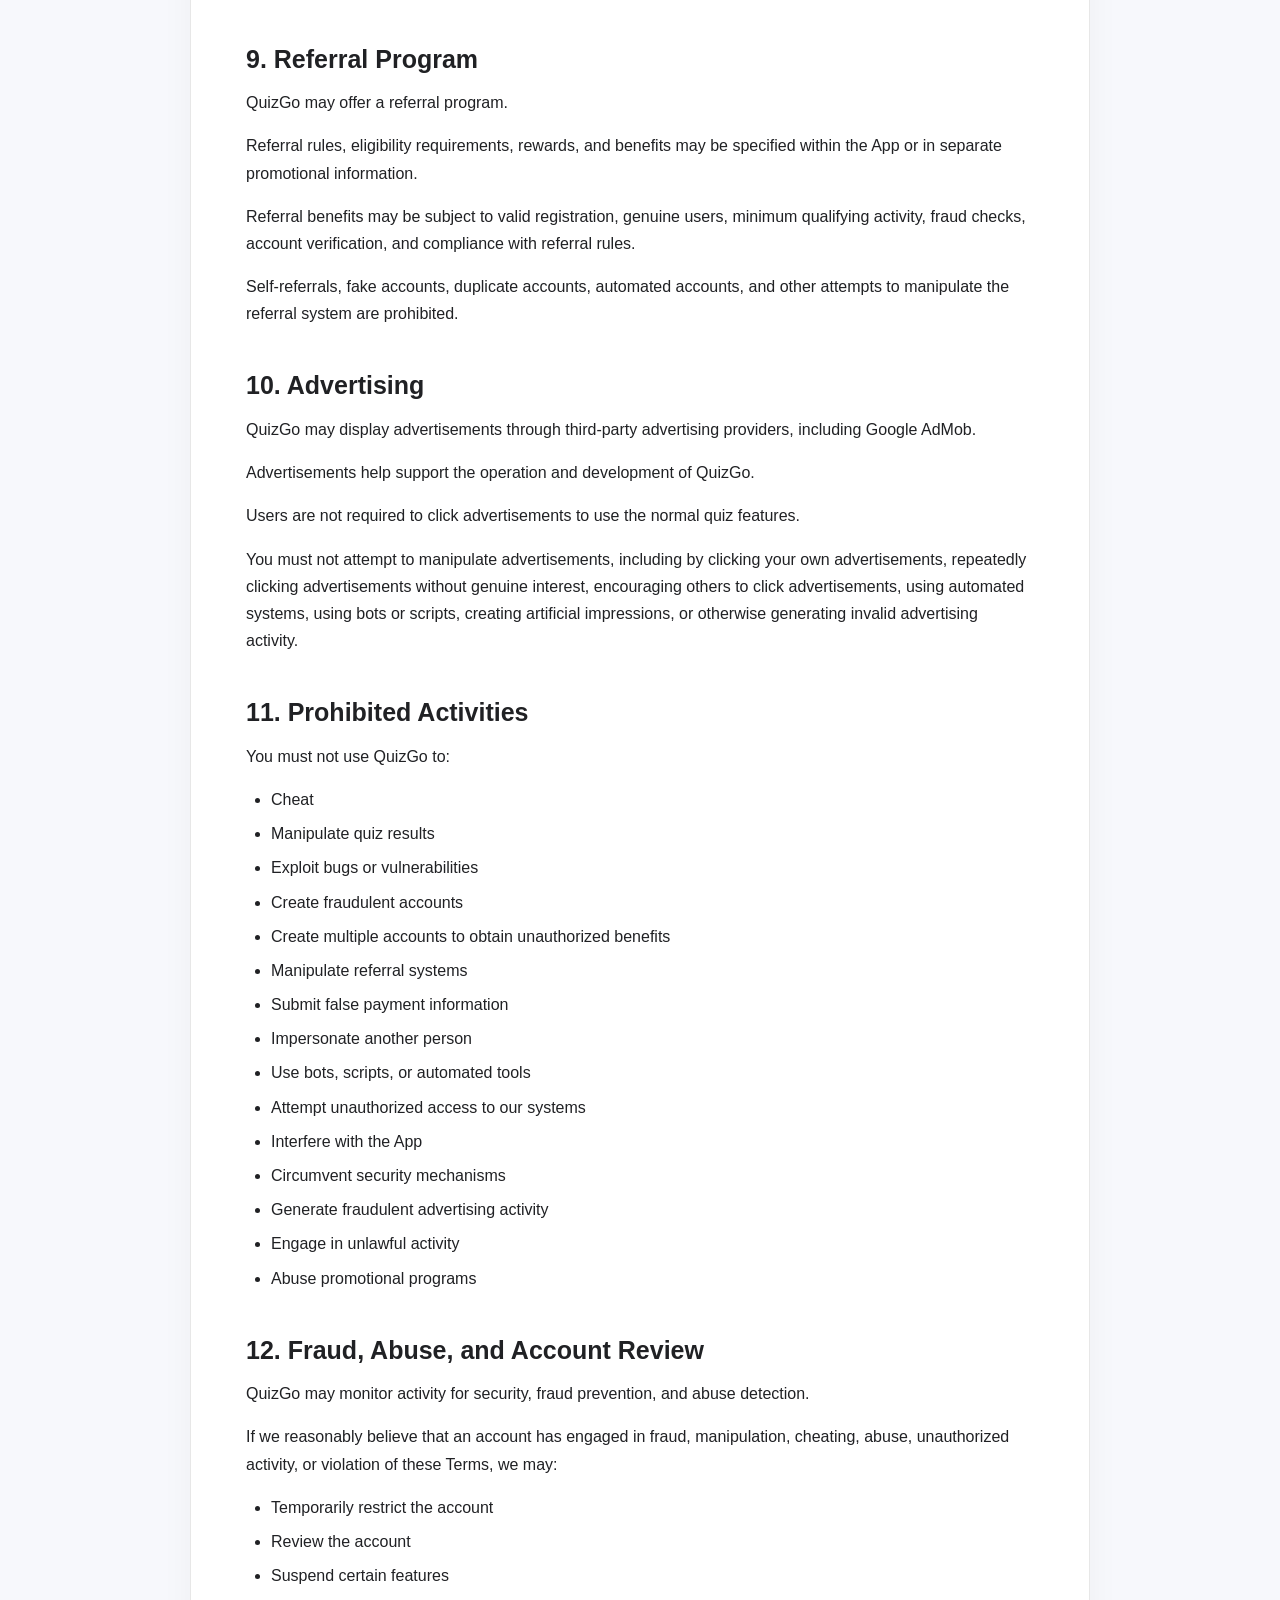
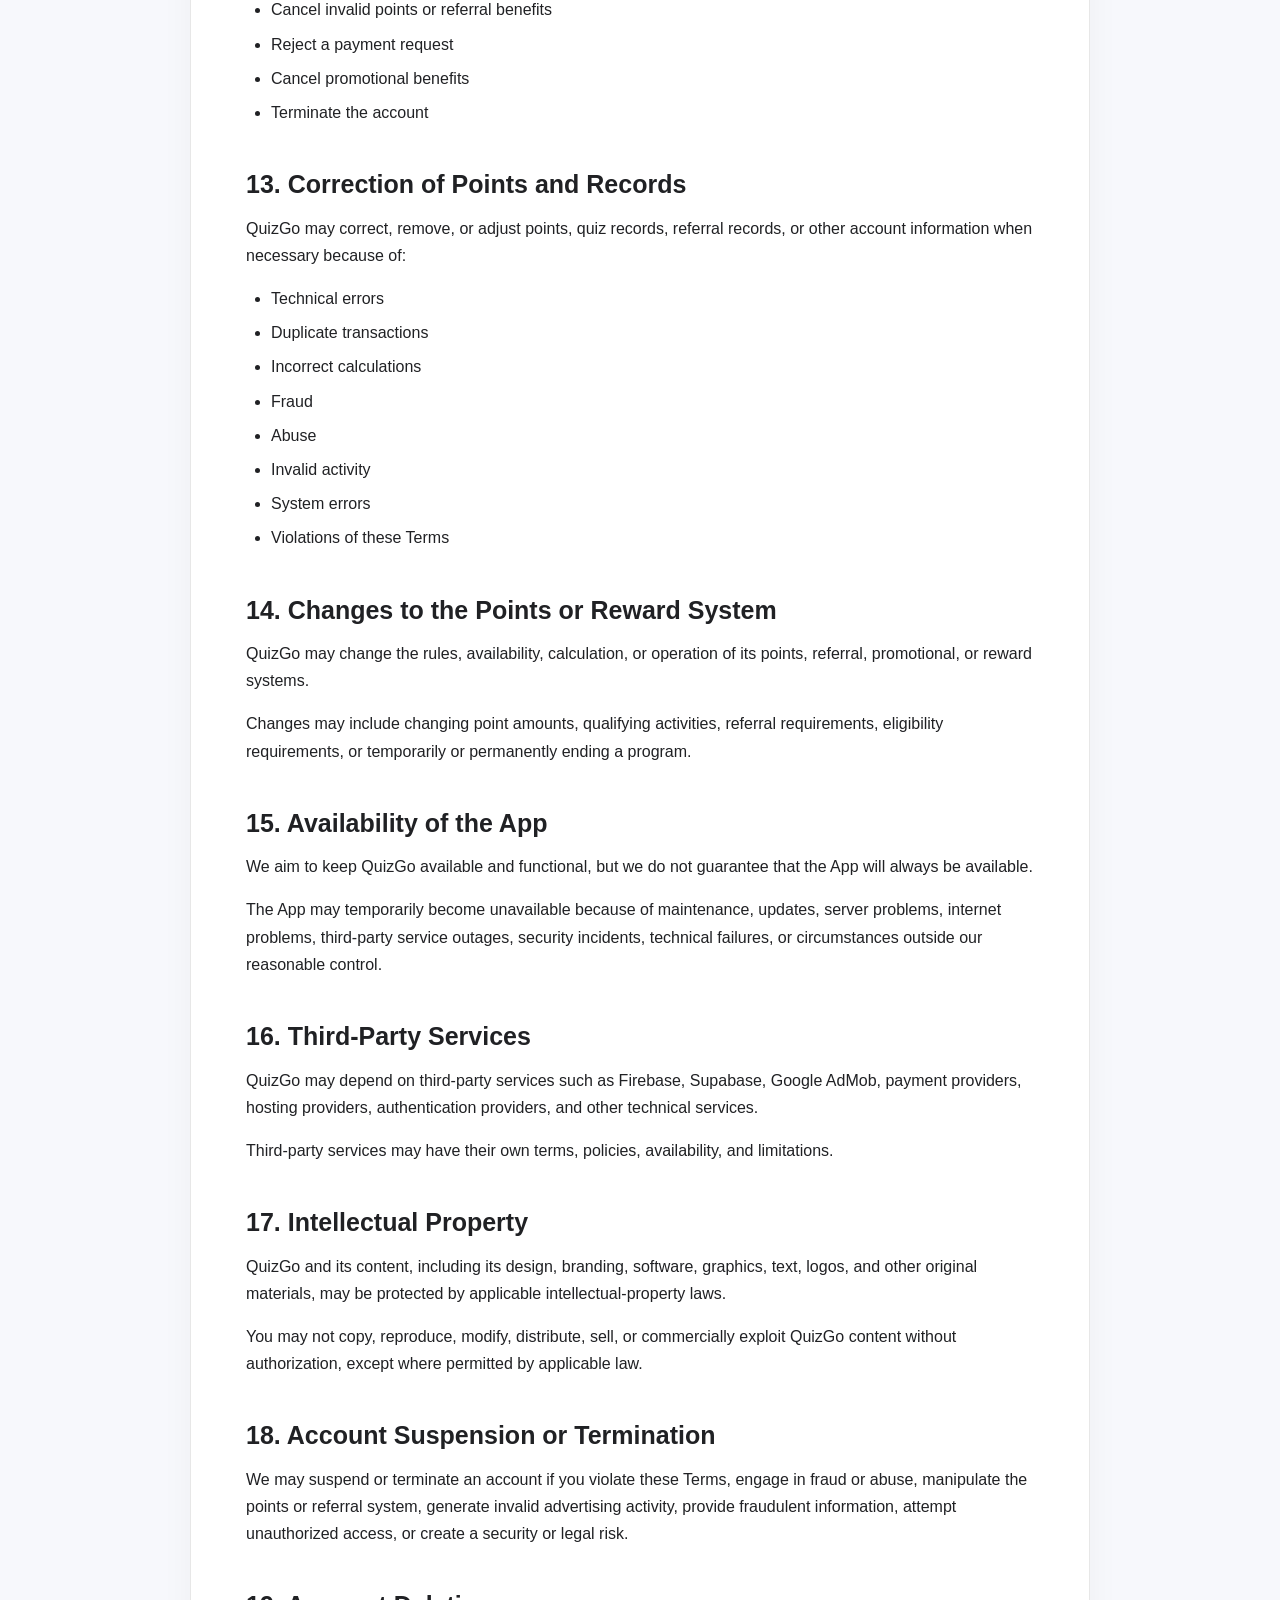
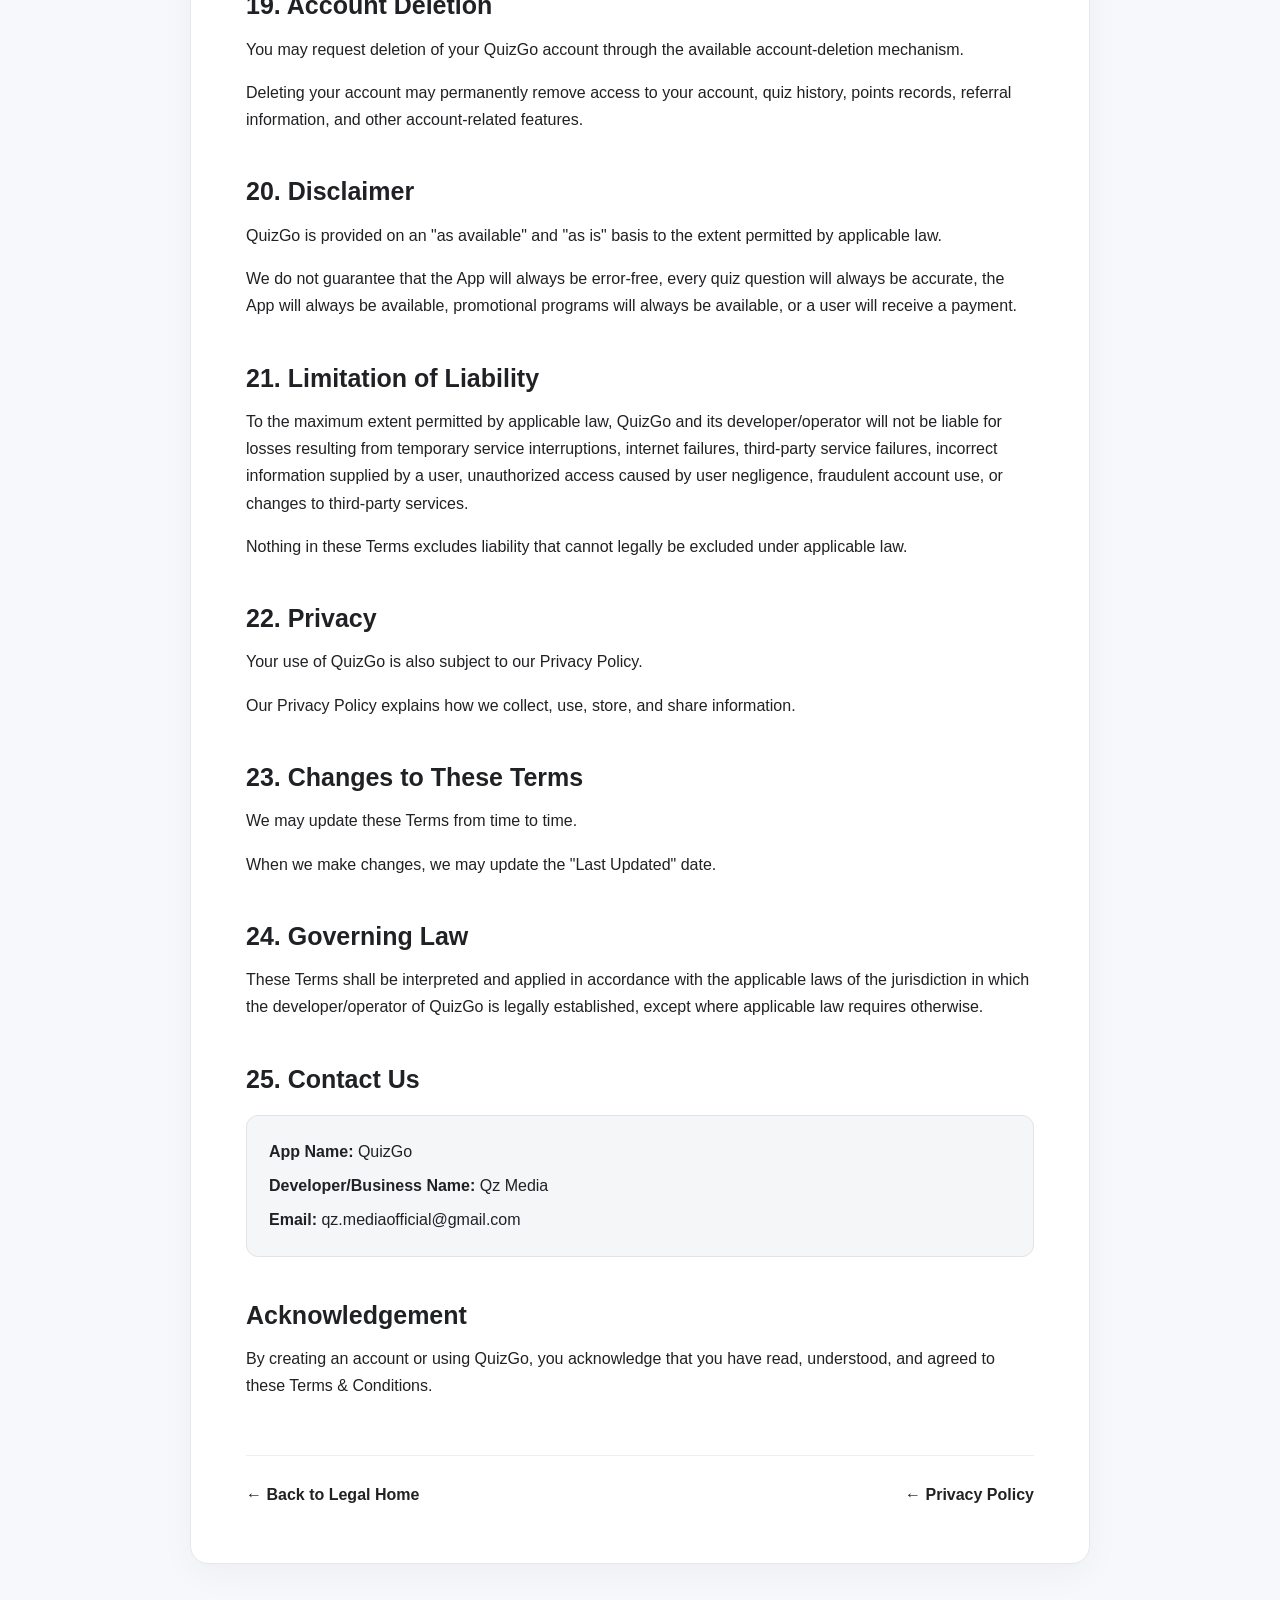
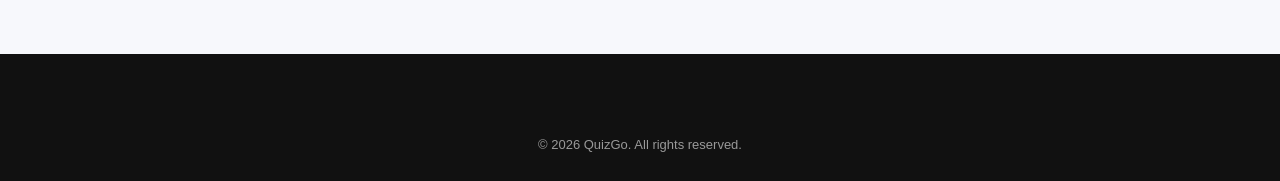
<file: terms-and-conditions.html>
<!DOCTYPE html>
<html lang="en">
<head>

    <meta charset="UTF-8">

    <meta name="viewport"
          content="width=device-width, initial-scale=1.0">

    <title>Terms & Conditions - QuizGo</title>

    <meta name="description"
          content="QuizGo Terms and Conditions">

    <link rel="stylesheet" href="style.css">

</head>


<body>

<header class="site-header">

    <div class="container header-inner">

        <a href="index.html" class="logo">
            QuizGo
        </a>

        <nav>

            <a href="privacy-policy.html">
                Privacy Policy
            </a>

            <a href="terms-and-conditions.html" class="active">
                Terms & Conditions
            </a>

            <a href="delete-account.html">
                Delete Account
            </a>

        </nav>

    </div>

</header>


<main class="legal-page">

<div class="container legal-container">

    <div class="legal-header">

        <span class="badge">
            QUIZGO
        </span>

        <h1>Terms & Conditions</h1>

        <p class="updated">
            Last Updated:
            <strong>9/10/2026</strong>
        </p>

    </div>


    <div class="legal-content">


        <p>
            Welcome to <strong>QuizGo</strong>.
        </p>

        <p>
            These Terms & Conditions ("Terms") govern your
            use of the QuizGo mobile application (the "App",
            "QuizGo", "we", "us", or "our").
        </p>

        <p>
            By creating an account, accessing, or using QuizGo,
            you agree to these Terms.
        </p>

        <p>
            If you do not agree with these Terms, you should
            not use the App.
        </p>


        <h2>1. About QuizGo</h2>

        <p>
            QuizGo is a quiz-based application that allows
            users to answer questions and participate in
            activities provided through the App.
        </p>

        <p>
            Depending on the version and features available,
            QuizGo may include:
        </p>

        <ul>
            <li>General knowledge quizzes</li>
            <li>History and educational questions</li>
            <li>Other quiz categories</li>
            <li>Points</li>
            <li>Referral features</li>
            <li>Advertising</li>
            <li>Promotional programs</li>
            <li>Other features introduced in the future</li>
        </ul>


        <h2>2. Eligibility</h2>

        <p>
            You must meet the minimum age requirements applicable
            to you under the laws and regulations of your country
            or region.
        </p>

        <p>
            You must provide accurate information when creating
            and using your account.
        </p>


        <h2>3. User Accounts</h2>

        <p>
            Some QuizGo features require an account.
        </p>

        <p>You are responsible for:</p>

        <ul>
            <li>Providing accurate information</li>
            <li>Keeping your account secure</li>
            <li>Protecting authentication codes</li>
            <li>Not sharing access to your account</li>
            <li>Informing us if your account has been compromised</li>
        </ul>


        <h2>4. Phone Authentication</h2>

        <p>
            QuizGo may use phone-number authentication to verify
            users and provide account access.
        </p>

        <p>
            Verification codes are intended only for the user
            requesting authentication.
        </p>

        <p>
            You must not share verification codes with other people.
        </p>


        <h2>5. Quiz System</h2>

        <p>
            QuizGo may award points for completing eligible
            quiz activities.
        </p>

        <p>
            The number of points awarded for an activity may
            vary depending on the rules applicable at the time.
        </p>

        <p>
            QuizGo may change quiz questions, remove questions,
            correct incorrect questions, modify point values,
            reject invalid submissions, or correct incorrectly
            awarded points.
        </p>

        <p>
            Quiz questions may contain errors or inaccuracies.
            QuizGo does not guarantee that every question or
            answer will always be completely error-free.
        </p>


        <h2>6. Points Are Not Cash</h2>

        <p>
            QuizGo points are virtual points within the App.
        </p>

        <p>
            <strong>
                Points are not cash, currency, deposits, wages,
                salaries, or guaranteed monetary value.
            </strong>
        </p>

        <p>
            There is no automatic conversion rate between
            QuizGo points and money.
        </p>

        <p>
            Having a particular number of points does not
            automatically mean that you are entitled to a
            fixed amount of money.
        </p>

        <p>
            QuizGo may, at its discretion and subject to
            applicable rules, offer promotional or manual
            payments to eligible users.
        </p>

        <p>
            Any such payment is not automatically guaranteed
            merely because a user has accumulated a particular
            number of points.
        </p>


        <h2>7. Promotional or Manual Payments</h2>

        <p>
            QuizGo may, at its discretion, provide monetary
            payments or other benefits to selected or eligible
            users under applicable promotional or operational
            programs.
        </p>

        <p>
            Any payment may be subject to eligibility requirements,
            account verification, fraud checks, availability,
            correct payment information, applicable laws,
            internal review, and program-specific rules.
        </p>

        <p>
            QuizGo does not guarantee that every user will
            receive a payment.
        </p>

        <p>
            QuizGo may refuse, delay, review, limit, or cancel
            a payment where there is a reasonable concern
            regarding fraud, abuse, incorrect information,
            duplicate accounts, manipulation, or violation
            of these Terms.
        </p>


        <h2>8. Payment Information</h2>

        <p>
            If QuizGo provides a payment-details feature,
            you may be asked to provide information such as:
        </p>

        <ul>
            <li>Account holder name</li>
            <li>Mobile number or account number</li>
            <li>Payment method</li>
            <li>Other information necessary to facilitate a payment</li>
        </ul>

        <p>
            You are responsible for ensuring that the information
            you provide is accurate and belongs to an account
            that you are authorized to use.
        </p>

        <p>
            QuizGo is not responsible for payments sent to
            incorrect information supplied by the user.
        </p>


        <h2>9. Referral Program</h2>

        <p>
            QuizGo may offer a referral program.
        </p>

        <p>
            Referral rules, eligibility requirements, rewards,
            and benefits may be specified within the App or
            in separate promotional information.
        </p>

        <p>
            Referral benefits may be subject to valid registration,
            genuine users, minimum qualifying activity, fraud
            checks, account verification, and compliance with
            referral rules.
        </p>

        <p>
            Self-referrals, fake accounts, duplicate accounts,
            automated accounts, and other attempts to manipulate
            the referral system are prohibited.
        </p>


        <h2>10. Advertising</h2>

        <p>
            QuizGo may display advertisements through
            third-party advertising providers, including
            Google AdMob.
        </p>

        <p>
            Advertisements help support the operation and
            development of QuizGo.
        </p>

        <p>
            Users are not required to click advertisements
            to use the normal quiz features.
        </p>

        <p>
            You must not attempt to manipulate advertisements,
            including by clicking your own advertisements,
            repeatedly clicking advertisements without genuine
            interest, encouraging others to click advertisements,
            using automated systems, using bots or scripts,
            creating artificial impressions, or otherwise
            generating invalid advertising activity.
        </p>


        <h2>11. Prohibited Activities</h2>

        <p>You must not use QuizGo to:</p>

        <ul>
            <li>Cheat</li>
            <li>Manipulate quiz results</li>
            <li>Exploit bugs or vulnerabilities</li>
            <li>Create fraudulent accounts</li>
            <li>Create multiple accounts to obtain unauthorized benefits</li>
            <li>Manipulate referral systems</li>
            <li>Submit false payment information</li>
            <li>Impersonate another person</li>
            <li>Use bots, scripts, or automated tools</li>
            <li>Attempt unauthorized access to our systems</li>
            <li>Interfere with the App</li>
            <li>Circumvent security mechanisms</li>
            <li>Generate fraudulent advertising activity</li>
            <li>Engage in unlawful activity</li>
            <li>Abuse promotional programs</li>
        </ul>


        <h2>12. Fraud, Abuse, and Account Review</h2>

        <p>
            QuizGo may monitor activity for security,
            fraud prevention, and abuse detection.
        </p>

        <p>
            If we reasonably believe that an account has
            engaged in fraud, manipulation, cheating, abuse,
            unauthorized activity, or violation of these Terms,
            we may:
        </p>

        <ul>
            <li>Temporarily restrict the account</li>
            <li>Review the account</li>
            <li>Suspend certain features</li>
            <li>Cancel invalid points or referral benefits</li>
            <li>Reject a payment request</li>
            <li>Cancel promotional benefits</li>
            <li>Terminate the account</li>
        </ul>


        <h2>13. Correction of Points and Records</h2>

        <p>
            QuizGo may correct, remove, or adjust points,
            quiz records, referral records, or other account
            information when necessary because of:
        </p>

        <ul>
            <li>Technical errors</li>
            <li>Duplicate transactions</li>
            <li>Incorrect calculations</li>
            <li>Fraud</li>
            <li>Abuse</li>
            <li>Invalid activity</li>
            <li>System errors</li>
            <li>Violations of these Terms</li>
        </ul>


        <h2>14. Changes to the Points or Reward System</h2>

        <p>
            QuizGo may change the rules, availability,
            calculation, or operation of its points, referral,
            promotional, or reward systems.
        </p>

        <p>
            Changes may include changing point amounts,
            qualifying activities, referral requirements,
            eligibility requirements, or temporarily or
            permanently ending a program.
        </p>


        <h2>15. Availability of the App</h2>

        <p>
            We aim to keep QuizGo available and functional,
            but we do not guarantee that the App will always
            be available.
        </p>

        <p>
            The App may temporarily become unavailable because
            of maintenance, updates, server problems, internet
            problems, third-party service outages, security
            incidents, technical failures, or circumstances
            outside our reasonable control.
        </p>


        <h2>16. Third-Party Services</h2>

        <p>
            QuizGo may depend on third-party services such as
            Firebase, Supabase, Google AdMob, payment providers,
            hosting providers, authentication providers, and
            other technical services.
        </p>

        <p>
            Third-party services may have their own terms,
            policies, availability, and limitations.
        </p>


        <h2>17. Intellectual Property</h2>

        <p>
            QuizGo and its content, including its design,
            branding, software, graphics, text, logos, and
            other original materials, may be protected by
            applicable intellectual-property laws.
        </p>

        <p>
            You may not copy, reproduce, modify, distribute,
            sell, or commercially exploit QuizGo content
            without authorization, except where permitted
            by applicable law.
        </p>


        <h2>18. Account Suspension or Termination</h2>

        <p>
            We may suspend or terminate an account if you
            violate these Terms, engage in fraud or abuse,
            manipulate the points or referral system,
            generate invalid advertising activity, provide
            fraudulent information, attempt unauthorized access,
            or create a security or legal risk.
        </p>


        <h2>19. Account Deletion</h2>

        <p>
            You may request deletion of your QuizGo account
            through the available account-deletion mechanism.
        </p>

        <p>
            Deleting your account may permanently remove access
            to your account, quiz history, points records,
            referral information, and other account-related
            features.
        </p>


        <h2>20. Disclaimer</h2>

        <p>
            QuizGo is provided on an "as available" and
            "as is" basis to the extent permitted by
            applicable law.
        </p>

        <p>
            We do not guarantee that the App will always be
            error-free, every quiz question will always be
            accurate, the App will always be available,
            promotional programs will always be available,
            or a user will receive a payment.
        </p>


        <h2>21. Limitation of Liability</h2>

        <p>
            To the maximum extent permitted by applicable law,
            QuizGo and its developer/operator will not be liable
            for losses resulting from temporary service
            interruptions, internet failures, third-party
            service failures, incorrect information supplied
            by a user, unauthorized access caused by user
            negligence, fraudulent account use, or changes
            to third-party services.
        </p>

        <p>
            Nothing in these Terms excludes liability that
            cannot legally be excluded under applicable law.
        </p>


        <h2>22. Privacy</h2>

        <p>
            Your use of QuizGo is also subject to our
            Privacy Policy.
        </p>

        <p>
            Our Privacy Policy explains how we collect,
            use, store, and share information.
        </p>


        <h2>23. Changes to These Terms</h2>

        <p>
            We may update these Terms from time to time.
        </p>

        <p>
            When we make changes, we may update the
            "Last Updated" date.
        </p>


        <h2>24. Governing Law</h2>

        <p>
            These Terms shall be interpreted and applied
            in accordance with the applicable laws of the
            jurisdiction in which the developer/operator
            of QuizGo is legally established, except where
            applicable law requires otherwise.
        </p>


        <h2>25. Contact Us</h2>

        <div class="contact-box">

            <p>
                <strong>App Name:</strong> QuizGo
            </p>

            <p>
                <strong>Developer/Business Name:</strong>
                Qz Media
            </p>

            <p>
                <strong>Email:</strong>
                qz.mediaofficial@gmail.com
            </p>

        </div>


        <h2>Acknowledgement</h2>

        <p>
            By creating an account or using QuizGo,
            you acknowledge that you have read, understood,
            and agreed to these Terms & Conditions.
        </p>


        <div class="page-navigation">

            <a href="index.html">
                ← Back to Legal Home
            </a>

            <a href="privacy-policy.html">
                ← Privacy Policy
            </a>

        </div>

    </div>

</div>

</main>


<footer>

    <div class="copyright">
        © 2026 QuizGo. All rights reserved.
    </div>

</footer>

</body>
</html>
</file>
<file: style.css>
* {
    box-sizing: border-box;
    margin: 0;
    padding: 0;
}


html {
    scroll-behavior: smooth;
}


body {
    font-family:
        -apple-system,
        BlinkMacSystemFont,
        "Segoe UI",
        Roboto,
        Arial,
        sans-serif;

    background: #f7f8fc;
    color: #202124;
    line-height: 1.7;
}


/* ---------------------------------
   GLOBAL
--------------------------------- */

.container {
    width: min(1100px, 92%);
    margin: 0 auto;
}


.narrow {
    width: min(800px, 92%);
}


/* ---------------------------------
   HEADER
--------------------------------- */

.site-header {
    background: #ffffff;
    border-bottom: 1px solid #e8e8e8;
    position: sticky;
    top: 0;
    z-index: 100;
}


.header-inner {
    min-height: 70px;

    display: flex;
    align-items: center;
    justify-content: space-between;

    gap: 30px;
}


.logo {
    text-decoration: none;
    color: #111111;
    font-size: 25px;
    font-weight: 800;
    letter-spacing: -0.5px;
}


nav {
    display: flex;
    align-items: center;
    gap: 22px;
}


nav a {
    color: #555555;
    text-decoration: none;
    font-size: 14px;
    font-weight: 600;
}


nav a:hover {
    color: #111111;
}


nav a.active {
    color: #111111;
}


/* ---------------------------------
   HERO
--------------------------------- */

.hero {
    background: #ffffff;
    padding: 90px 0 80px;
    border-bottom: 1px solid #eeeeee;
}


.hero h1 {
    font-size: clamp(40px, 7vw, 65px);
    line-height: 1.05;
    margin: 18px 0;
    letter-spacing: -2px;
}


.hero p {
    max-width: 650px;
    color: #666666;
    font-size: 18px;
}


/* ---------------------------------
   BADGE
--------------------------------- */

.badge {
    display: inline-block;

    padding: 6px 12px;

    border-radius: 30px;

    background: #eeeeee;

    color: #444444;

    font-size: 12px;

    font-weight: 800;

    letter-spacing: 1.2px;
}


/* ---------------------------------
   CARDS
--------------------------------- */

.cards-section {
    padding: 70px 0;
}


.cards {
    display: grid;

    grid-template-columns:
        repeat(3, 1fr);

    gap: 25px;
}


.card {
    background: #ffffff;

    border: 1px solid #e8e8e8;

    border-radius: 18px;

    padding: 32px;

    text-decoration: none;

    color: inherit;

    transition:
        transform 0.2s ease,
        box-shadow 0.2s ease;
}


.card:hover {
    transform: translateY(-4px);

    box-shadow:
        0 15px 40px rgba(0, 0, 0, 0.08);
}


.card-icon {
    font-size: 30px;
    margin-bottom: 20px;
}


.card h2 {
    font-size: 21px;
    margin-bottom: 10px;
}


.card p {
    color: #666666;
    font-size: 15px;
    margin-bottom: 22px;
}


.card-link {
    font-weight: 700;
    font-size: 14px;
}


/* ---------------------------------
   ABOUT
--------------------------------- */

.about {
    background: #ffffff;
    padding: 70px 0;
    border-top: 1px solid #eeeeee;
}


.about h2 {
    margin-bottom: 20px;
}


.about p {
    color: #555555;
    margin-bottom: 15px;
}


/* ---------------------------------
   LEGAL PAGES
--------------------------------- */

.legal-page {
    padding: 60px 0 90px;
}


.legal-container {
    max-width: 900px;
}


.legal-header {
    text-align: center;
    margin-bottom: 45px;
}


.legal-header h1 {
    font-size: clamp(36px, 6vw, 52px);
    letter-spacing: -1.5px;
    margin: 18px 0 8px;
}


.updated {
    color: #777777;
    font-size: 14px;
}


.legal-content {
    background: #ffffff;

    border: 1px solid #e7e7e7;

    border-radius: 18px;

    padding: clamp(25px, 5vw, 55px);

    box-shadow:
        0 10px 35px rgba(0, 0, 0, 0.04);
}


.legal-content h2 {
    margin-top: 42px;
    margin-bottom: 14px;

    font-size: 25px;

    line-height: 1.3;
}


.legal-content h3 {
    margin-top: 28px;
    margin-bottom: 10px;

    font-size: 19px;
}


.legal-content p {
    margin-bottom: 16px;
}


.legal-content ul {
    margin:

        10px 0 20px 25px;
}


.legal-content li {
    margin-bottom: 7px;
}


.legal-content strong {
    font-weight: 700;
}


/* ---------------------------------
   CONTACT BOX
--------------------------------- */

.contact-box {
    background: #f5f6f8;

    border: 1px solid #e2e3e6;

    border-radius: 12px;

    padding: 22px;

    margin: 20px 0;
}


.contact-box p {
    margin-bottom: 7px;
}


.contact-box p:last-child {
    margin-bottom: 0;
}


/* ---------------------------------
   PAGE NAVIGATION
--------------------------------- */

.page-navigation {
    margin-top: 55px;

    padding-top: 25px;

    border-top: 1px solid #eeeeee;

    display: flex;

    justify-content: space-between;

    gap: 20px;
}


.page-navigation a {
    color: #222222;

    font-weight: 700;

    text-decoration: none;
}


.page-navigation a:hover {
    text-decoration: underline;
}


/* ---------------------------------
   FOOTER
--------------------------------- */

footer {
    background: #111111;
    color: #ffffff;

    padding: 45px 0 25px;
}


.footer-inner {
    display: flex;

    justify-content: space-between;

    gap: 30px;
}


.footer-inner p {
    color: #aaaaaa;

    margin-top: 5px;
}


.footer-links {
    display: flex;

    gap: 20px;

    flex-wrap: wrap;
}


.footer-links a {
    color: #cccccc;

    text-decoration: none;

    font-size: 14px;
}


.footer-links a:hover {
    color: #ffffff;
}


.copyright {
    text-align: center;

    color: #999999;

    font-size: 13px;

    margin-top: 35px;
}


/* ---------------------------------
   MOBILE
--------------------------------- */

@media (max-width: 800px) {

    .header-inner {
        flex-direction: column;

        padding: 18px 0;
    }


    nav {
        flex-wrap: wrap;

        justify-content: center;

        gap: 12px 18px;
    }


    .hero {
        padding: 65px 0;
    }


    .cards {
        grid-template-columns: 1fr;
    }


    .footer-inner {
        flex-direction: column;
    }


    .page-navigation {
        flex-direction: column;
    }

}


@media (max-width: 500px) {

    nav a {
        font-size: 13px;
    }


    .legal-page {
        padding: 35px 0 60px;
    }


    .legal-content {
        border-radius: 12px;

        padding: 23px;
    }


    .legal-content h2 {
        font-size: 22px;
    }

}
</file>
